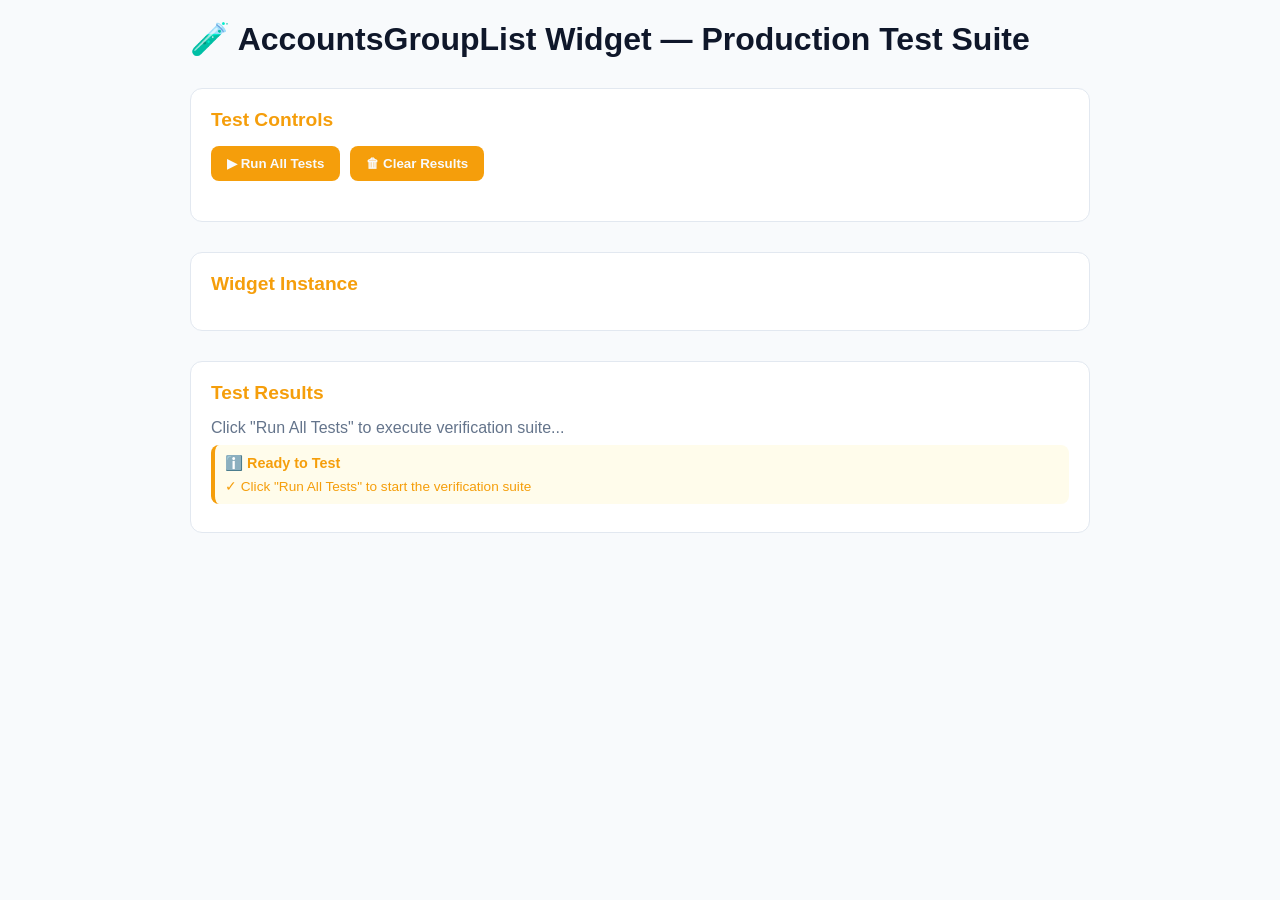
<file: test_accounts_widget.html>
<!DOCTYPE html>
<html lang="en">
<head>
  <meta charset="UTF-8">
  <meta name="viewport" content="width=device-width, initial-scale=1.0">
  <title>AccountsGroupList Widget — Production Test Suite</title>
  <link rel="stylesheet" href="css/theme.css">
  <style>
    body { padding: 20px; }
    .test-section { margin: 30px 0; padding: 20px; background: var(--bg-card); border-radius: 12px; border: 1px solid var(--border); }
    .test-title { font-size: 1.2rem; font-weight: 700; margin-bottom: 15px; color: var(--gold); }
    .test-result { padding: 10px; margin: 8px 0; border-radius: 8px; font-size: 0.9rem; }
    .pass { background: rgba(76,175,80,0.15); color: var(--success); border-left: 4px solid var(--success); }
    .fail { background: rgba(244,67,54,0.15); color: var(--danger); border-left: 4px solid var(--danger); }
    .info { background: rgba(255,215,0,0.08); color: var(--gold); border-left: 4px solid var(--gold); }
    .test-controls { display: flex; gap: 10px; flex-wrap: wrap; margin-bottom: 20px; }
    .test-btn { padding: 10px 16px; background: var(--gold); color: var(--bg-deep); border: none; border-radius: 8px; cursor: pointer; font-weight: 600; }
    .test-btn:hover { opacity: 0.9; }
    code { background: var(--bg-card2); padding: 2px 6px; border-radius: 4px; font-size: 0.85rem; }
  </style>
</head>
<body>
  <div style="max-width: 900px; margin: 0 auto;">
    <h1>🧪 AccountsGroupList Widget — Production Test Suite</h1>

    <div class="test-section">
      <div class="test-title">Test Controls</div>
      <div class="test-controls">
        <button class="test-btn" onclick="runAllTests()">▶ Run All Tests</button>
        <button class="test-btn" onclick="clearResults()">🗑 Clear Results</button>
      </div>
    </div>

    <!-- Widget Container -->
    <div class="test-section">
      <div class="test-title">Widget Instance</div>
      <div id="accountsList"></div>
    </div>

    <!-- Test Results -->
    <div class="test-section">
      <div class="test-title">Test Results</div>
      <div id="testResults">
        <p style="color: var(--text-muted);">Click "Run All Tests" to execute verification suite...</p>
      </div>
    </div>
  </div>

  <script src="js/widgets/accountsGroupList.js"></script>
  <script>
    // ==================== TEST DATA ====================
    const TEST_ACCOUNTS = [
      // Mumbai (4 accounts)
      { id: '1', name: 'Rajesh Patel',  phone: '9876543210', city: 'Mumbai' },
      { id: '2', name: 'Priya Kumar',   phone: '9876543211', city: 'Mumbai' },
      { id: '3', name: 'Amit Singh',    phone: '9876543212', city: 'Mumbai' },
      { id: '4', name: 'Deepak Verma',  phone: '9876543213', city: 'Mumbai' },

      // Delhi (3 accounts)
      { id: '5', name: 'Neha Gupta',    phone: '9876543214', city: 'Delhi' },
      { id: '6', name: 'Rohit Sharma',  phone: '9876543215', city: 'Delhi' },
      { id: '7', name: 'Sneha Mishra',  phone: '9876543216', city: 'Delhi' },

      // Bangalore (2 accounts)
      { id: '8', name: 'Arjun Nair',    phone: '9876543217', city: 'Bangalore' },
      { id: '9', name: 'Kavya Desai',   phone: '9876543218', city: 'Bangalore' },

      // Unknown city (missing city field)
      { id: '10', name: 'Unknown City Person', phone: '9876543219' },

      // Edge cases
      { id: '11', name: 'Person With Missing Phone', city: 'Mumbai' },
      { id: '12', phone: '9876543220', city: 'Delhi' }, // Missing name
    ];

    let testLog = [];

    function log(level, message) {
      testLog.push({ level, message });
      console.log(`[${level}] ${message}`);
    }

    function addResult(passed, title, details) {
      const resultDiv = document.getElementById('testResults');
      resultDiv.innerHTML += `
        <div class="test-result ${passed ? 'pass' : 'fail'}">
          <strong>${passed ? '✅' : '❌'} ${title}</strong>
          <div style="margin-top:6px;font-size:0.85rem;white-space:pre-wrap;">${details}</div>
        </div>
      `;
    }

    function infoResult(title, details) {
      document.getElementById('testResults').innerHTML += `
        <div class="test-result info">
          <strong>ℹ️ ${title}</strong>
          <div style="margin-top:6px;font-size:0.85rem;">${details}</div>
        </div>
      `;
    }

    // ==================== HELPER ====================

    function expandCity(city) {
      const header = document.querySelector(`.accounts-city-header[data-toggle-city="${city}"]`);
      if (header) header.click();
    }

    function getSearchInput(city) {
      return document.getElementById(`accountsSearchInput_${city}`);
    }

    // ==================== TESTS ====================

    // TEST 1: Collapsed state shows no search bar and max 3 items
    function test1_CollapsedState(callback) {
      log('TEST', '1. Collapsed State — 3 items max, no search bar');

      AccountsGroupList.init('accountsList', TEST_ACCOUNTS);

      setTimeout(() => {
        const cityGroups = document.querySelectorAll('.accounts-city-group');
        let allPass = true;
        let details = '';

        cityGroups.forEach(group => {
          const city       = group.getAttribute('data-city');
          const items      = group.querySelectorAll('.accounts-item');
          const searchBar  = group.querySelector('.accounts-search-box');
          const icon       = group.querySelector('.accounts-toggle-icon');
          const isCollapsed = icon.textContent === '▼';

          if (!isCollapsed) { details += `✗ ${city}: Not collapsed by default\n`; allPass = false; }
          else               { details += `✓ ${city}: Collapsed (icon=▼)\n`; }

          if (searchBar)     { details += `✗ ${city}: Search bar visible in collapsed state\n`; allPass = false; }
          else               { details += `✓ ${city}: No search bar in collapsed state\n`; }

          if (items.length > 3) { details += `✗ ${city}: Shows ${items.length} items (max 3 allowed)\n`; allPass = false; }
          else                   { details += `✓ ${city}: Shows ${items.length} item(s) (≤3 ✓)\n`; }
        });

        addResult(allPass, 'Test 1: Collapsed State (no search, ≤3 items)', details);
        log(allPass ? 'PASS' : 'FAIL', 'Collapsed state verified');
        if (callback) callback();
      }, 100);
    }

    // TEST 2: Expanded state shows ALL items + search bar
    function test2_ExpandedState(callback) {
      log('TEST', '2. Expanded State — all items + search bar visible');

      AccountsGroupList.init('accountsList', TEST_ACCOUNTS);

      // Expand Mumbai (has 5 accounts: 4 + Missing Phone edge case)
      expandCity('Mumbai');

      setTimeout(() => {
        const group     = document.querySelector('.accounts-city-group[data-city="Mumbai"]');
        const items     = group.querySelectorAll('.accounts-item');
        const searchBar = group.querySelector('.accounts-search-box');
        const icon      = group.querySelector('.accounts-toggle-icon');
        const isExpanded = icon.textContent === '▲';

        const totalMumbai = TEST_ACCOUNTS.filter(a => a.city === 'Mumbai').length;
        let details = '';
        let pass = true;

        if (!isExpanded)          { details += '✗ City did not expand\n'; pass = false; }
        else                       { details += '✓ City expanded (icon=▲)\n'; }

        if (!searchBar)            { details += '✗ Search bar missing in expanded state\n'; pass = false; }
        else                       { details += '✓ Search bar present in expanded state\n'; }

        if (items.length !== totalMumbai) { details += `✗ Shows ${items.length} of ${totalMumbai} accounts\n`; pass = false; }
        else                              { details += `✓ Shows all ${items.length} accounts\n`; }

        addResult(pass, 'Test 2: Expanded State (all items + search bar)', details);
        log(pass ? 'PASS' : 'FAIL', 'Expanded state verified');
        if (callback) callback();
      }, 150);
    }

    // TEST 3: Per-city search filters by name (case-insensitive)
    function test3_PerCitySearch(callback) {
      log('TEST', '3. Per-City Search — filter by name, case-insensitive');

      AccountsGroupList.init('accountsList', TEST_ACCOUNTS);
      expandCity('Delhi');

      setTimeout(() => {
        const input = getSearchInput('Delhi');
        if (!input) {
          addResult(false, 'Test 3: Per-City Search', '✗ Search input not found for Delhi');
          if (callback) callback(); return;
        }

        input.value = 'neha';
        input.dispatchEvent(new Event('input'));

        // Wait for 300ms debounce + render
        setTimeout(() => {
          const group   = document.querySelector('.accounts-city-group[data-city="Delhi"]');
          const items   = group.querySelectorAll('.accounts-item-name');
          const names   = Array.from(items).map(n => n.textContent.toLowerCase());
          const found   = names.some(n => n.includes('neha'));
          const onlyOne = items.length === 1;

          const details = found
            ? `✓ Found "${names.join(', ')}" when searching "neha"\n` + (onlyOne ? '✓ Only matching item shown' : `⚠ ${items.length} items shown (expected 1)`)
            : '✗ "neha" not found in filtered results';

          addResult(found, 'Test 3: Per-City Search (name, case-insensitive)', details);
          log(found ? 'PASS' : 'FAIL', 'Per-city search verified');
          if (callback) callback();
        }, 450);
      }, 150);
    }

    // TEST 4: Search by phone number
    function test4_PhoneSearch(callback) {
      log('TEST', '4. Per-City Phone Search');

      AccountsGroupList.init('accountsList', TEST_ACCOUNTS);
      expandCity('Mumbai');

      setTimeout(() => {
        const input = getSearchInput('Mumbai');
        if (!input) {
          addResult(false, 'Test 4: Phone Search', '✗ Search input missing for Mumbai');
          if (callback) callback(); return;
        }

        input.value = '9876543213'; // Deepak Verma's phone
        input.dispatchEvent(new Event('input'));

        setTimeout(() => {
          const group = document.querySelector('.accounts-city-group[data-city="Mumbai"]');
          const items = group.querySelectorAll('.accounts-item-name');
          const found = Array.from(items).some(n => n.textContent.includes('Deepak'));

          addResult(found, 'Test 4: Phone Number Search',
            found ? '✓ Found correct account by phone number' : '✗ Phone search failed');
          log(found ? 'PASS' : 'FAIL', 'Phone search verified');
          if (callback) callback();
        }, 450);
      }, 150);
    }

    // TEST 5: Other cities unaffected when one city is searched
    function test5_IsolatedSearch(callback) {
      log('TEST', '5. Isolated Search — other cities unaffected');

      AccountsGroupList.init('accountsList', TEST_ACCOUNTS);
      expandCity('Delhi');

      setTimeout(() => {
        const delhiInput = getSearchInput('Delhi');
        delhiInput.value = 'neha';
        delhiInput.dispatchEvent(new Event('input'));

        setTimeout(() => {
          // Mumbai should still be collapsed and untouched
          const mumbaiGroup    = document.querySelector('.accounts-city-group[data-city="Mumbai"]');
          const mumbaiExpanded = mumbaiGroup.querySelector('.accounts-toggle-icon').textContent === '▲';
          const mumbaiSearch   = mumbaiGroup.querySelector('.accounts-search-box');

          let details = '';
          let pass = true;

          if (mumbaiExpanded)   { details += '✗ Mumbai expanded unexpectedly\n'; pass = false; }
          else                   { details += '✓ Mumbai still collapsed\n'; }

          if (mumbaiSearch)      { details += '✗ Mumbai showing search bar (should be hidden)\n'; pass = false; }
          else                   { details += '✓ Mumbai — no search bar (correct)\n'; }

          addResult(pass, 'Test 5: Isolated Search (other cities unaffected)', details);
          log(pass ? 'PASS' : 'FAIL', 'Isolation verified');
          if (callback) callback();
        }, 450);
      }, 150);
    }

    // TEST 6: Collapse hides search and clears query
    function test6_CollapseHidesSearch(callback) {
      log('TEST', '6. Collapse — hides search bar');

      AccountsGroupList.init('accountsList', TEST_ACCOUNTS);
      expandCity('Bangalore');

      setTimeout(() => {
        const searchVisible = !!document.querySelector('.accounts-city-group[data-city="Bangalore"] .accounts-search-box');

        // Now collapse
        expandCity('Bangalore');

        setTimeout(() => {
          const searchNowHidden = !document.querySelector('.accounts-city-group[data-city="Bangalore"] .accounts-search-box');
          const itemCount       = document.querySelectorAll('.accounts-city-group[data-city="Bangalore"] .accounts-item').length;
          const totalBangalore  = TEST_ACCOUNTS.filter(a => a.city === 'Bangalore').length;

          let details = '';
          let pass = true;

          if (!searchVisible)   { details += '✗ Search bar was not present when expanded\n'; pass = false; }
          else                   { details += '✓ Search bar was visible when expanded\n'; }

          if (!searchNowHidden)  { details += '✗ Search bar still visible after collapse\n'; pass = false; }
          else                   { details += '✓ Search bar hidden after collapse\n'; }

          details += `✓ Shows ${itemCount} of ${totalBangalore} accounts (collapsed slice)\n`;

          addResult(pass, 'Test 6: Collapse Hides Search', details);
          log(pass ? 'PASS' : 'FAIL', 'Collapse hide verified');
          if (callback) callback();
        }, 150);
      }, 150);
    }

    // TEST 7: Grouping — Unknown city fallback + correct group count
    function test7_Grouping(callback) {
      log('TEST', '7. Grouping by City (Unknown fallback)');

      AccountsGroupList.init('accountsList', TEST_ACCOUNTS);

      setTimeout(() => {
        const cityGroups  = document.querySelectorAll('.accounts-city-group');
        const cities      = Array.from(cityGroups).map(g => g.getAttribute('data-city'));
        const hasUnknown  = cities.includes('Unknown');
        const uniqueCount = new Set(cities).size;

        addResult(
          hasUnknown && uniqueCount === 4,
          'Test 7: Grouping by City',
          `✓ Found ${uniqueCount} groups: ${cities.join(', ')}\n` +
          `✓ Unknown fallback: ${hasUnknown ? 'YES' : 'NO'}`
        );
        log('PASS', 'City grouping verified');
        if (callback) callback();
      }, 100);
    }

    // TEST 8: Edge cases — missing name/phone rendered safely
    function test8_EdgeCases(callback) {
      log('TEST', '8. Edge Cases (missing name/phone, unknown city)');

      AccountsGroupList.init('accountsList', TEST_ACCOUNTS);

      setTimeout(() => {
        // Expand all cities to see all items
        document.querySelectorAll('.accounts-city-header').forEach(h => h.click());

        setTimeout(() => {
          const items   = document.querySelectorAll('.accounts-item');
          let details   = '';
          let noCrash   = true;

          items.forEach(item => {
            const name  = item.querySelector('.accounts-item-name')?.textContent;
            const phone = item.querySelector('.accounts-item-phone')?.textContent;
            if (!name)   { details += '✗ Empty account name element\n'; noCrash = false; }
            if (!phone)  { details += '✗ Empty phone element\n'; }
          });

          const hasUnknown = !!document.querySelector('[data-city="Unknown"]');
          details += `✓ Unknown city handled: ${hasUnknown ? 'YES' : 'NO'}\n`;
          details += `✓ Total items rendered: ${items.length}\n`;
          details += noCrash ? '✓ No crashes during render\n' : '';

          addResult(noCrash && hasUnknown, 'Test 8: Edge Cases', details);
          log('PASS', 'Edge cases handled safely');
          if (callback) callback();
        }, 200);
      }, 100);
    }

    // TEST 9: "No accounts found" shown when search has no results
    function test9_NoResults(callback) {
      log('TEST', '9. Empty Search Result — shows "No accounts found"');

      AccountsGroupList.init('accountsList', TEST_ACCOUNTS);
      expandCity('Delhi');

      setTimeout(() => {
        const input = getSearchInput('Delhi');
        input.value = 'xyzxyzxyz_NOT_FOUND';
        input.dispatchEvent(new Event('input'));

        setTimeout(() => {
          const group   = document.querySelector('.accounts-city-group[data-city="Delhi"]');
          const empty   = group.querySelector('.accounts-empty');
          const items   = group.querySelectorAll('.accounts-item');

          const pass = !!empty && items.length === 0;
          addResult(pass, 'Test 9: No Results Message',
            pass
              ? '✓ "No accounts found" shown when search yields no results'
              : `✗ Empty state missing (items=${items.length}, emptyEl=${!!empty})`
          );
          log(pass ? 'PASS' : 'FAIL', 'Empty result state verified');
          if (callback) callback();
        }, 450);
      }, 150);
    }

    // TEST 10: Security — XSS prevention
    function test10_Security(callback) {
      log('TEST', '10. Security — XSS Prevention');

      // NOTE: Use \x3c / \x3e instead of < / > to avoid HTML parser closing the script block
      const xssTest = [
        { id: '101', name: '\x3cscript\x3ealert("xss")\x3c/script\x3e', phone: '9999999999', city: 'Test' },
        { id: '102', name: 'Safe', phone: '9999999998', city: '\x3cimg src=x onerror=alert("xss")\x3e' }
      ];

      AccountsGroupList.init('accountsList', xssTest);

      setTimeout(() => {
        const rendered     = document.getElementById('accountsList').innerHTML;
        // Script tag check: look for unescaped < character before "script"
        const hasScriptTag = rendered.toLowerCase().indexOf('\x3cscript') !== -1;

        // Event handler check: parse rendered HTML in a temp doc and see if
        // any element actually has an event handler attribute set (real XSS).
        // Checking innerHTML string for "onerror=" would false-positive on
        // safely-escaped strings that appear inside data-* attribute text.
        let hasOnerror = false;
        try {
          const tempDoc = document.implementation.createHTMLDocument('');
          tempDoc.body.innerHTML = rendered;
          const allEls = tempDoc.body.querySelectorAll('*');
          allEls.forEach(el => {
            ['onerror','onclick','onload','onmouseover'].forEach(evt => {
              if (el.getAttribute(evt)) hasOnerror = true;
            });
          });
        } catch(e) { /* ignore parse errors */ }

        const isSafe = !hasScriptTag && !hasOnerror;

        addResult(isSafe, 'Test 10: Security (XSS Prevention)',
          `✓ Script tags escaped: ${!hasScriptTag ? 'YES (SAFE)' : 'NO (UNSAFE)'}\n` +
          `✓ Event handlers in DOM: ${!hasOnerror ? 'NONE (SAFE)' : 'FOUND (UNSAFE)'}`
        );
        log(isSafe ? 'PASS' : 'FAIL', 'XSS security verified');

        // Restore test data
        setTimeout(() => {
          AccountsGroupList.init('accountsList', TEST_ACCOUNTS);
          if (callback) callback();
        }, 50);
      }, 100);
    }

    // ==================== RUNNER ====================

    function runAllTests() {
      document.getElementById('testResults').innerHTML = '';
      testLog = [];
      log('INFO', '========== STARTING PRODUCTION TEST SUITE ==========');
      infoResult('Test Suite Started', '⏱️ Running 10 comprehensive verification tests…');

      setTimeout(() => {
        test1_CollapsedState(() => {
          test2_ExpandedState(() => {
            test3_PerCitySearch(() => {
              test4_PhoneSearch(() => {
                test5_IsolatedSearch(() => {
                  test6_CollapseHidesSearch(() => {
                    test7_Grouping(() => {
                      test8_EdgeCases(() => {
                        test9_NoResults(() => {
                          test10_Security(() => {
                            infoResult('Test Suite Completed', '✓ All 10 tests executed. Review results above.');
                            log('INFO', '========== TEST SUITE COMPLETE ==========');
                          });
                        });
                      });
                    });
                  });
                });
              });
            });
          });
        });
      }, 500);
    }

    function clearResults() {
      document.getElementById('testResults').innerHTML =
        '<p style="color:var(--text-muted);">Results cleared. Click "Run All Tests" to start again…</p>';
      testLog = [];
    }

    window.addEventListener('load', () => {
      log('INFO', 'Page loaded. Test suite ready.');
      infoResult('Ready to Test', '✓ Click "Run All Tests" to start the verification suite');
    });
  </script>
</body>
</html>
</file>
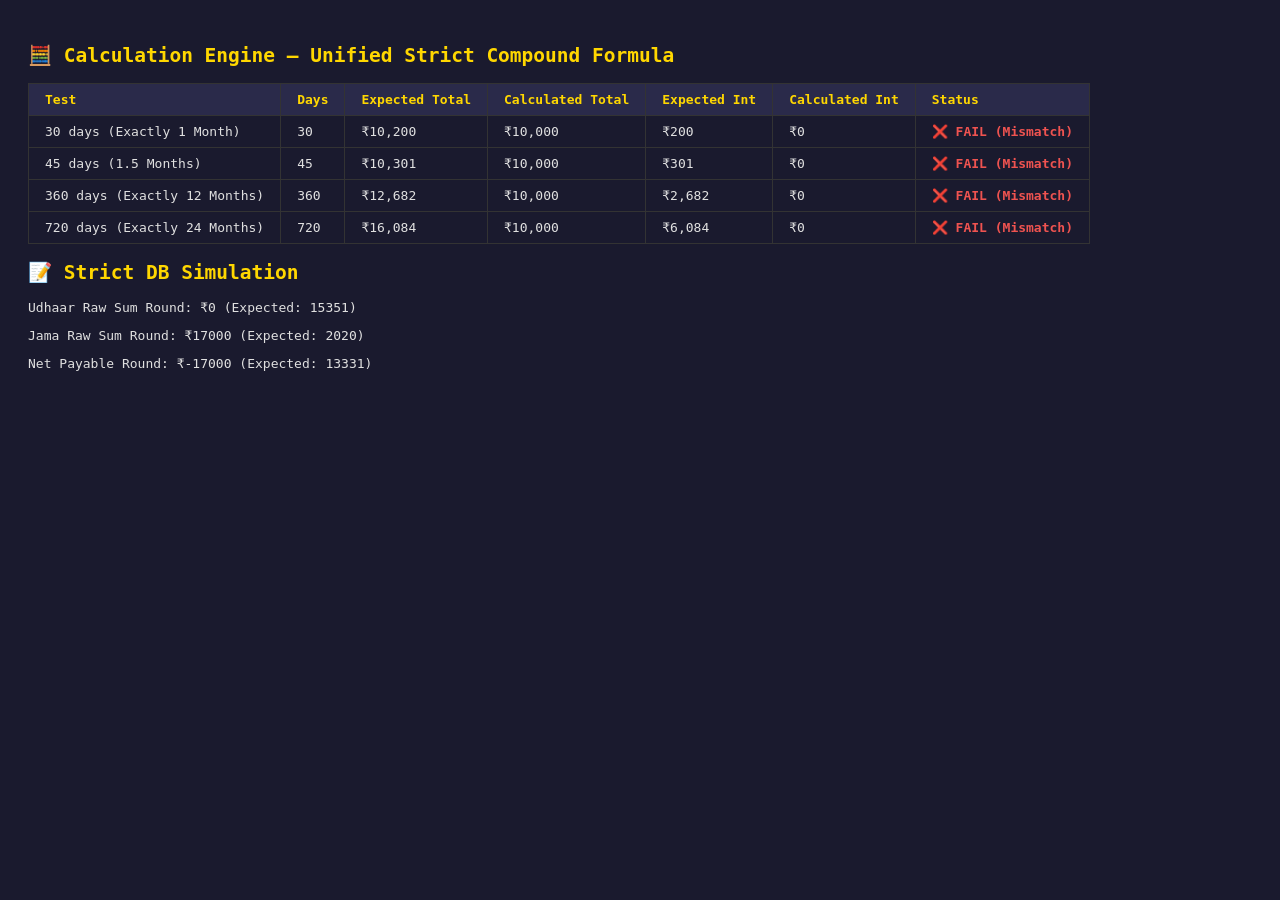
<file: test_calc.html>
<!DOCTYPE html>
<html>
<head>
  <meta charset="UTF-8">
  <title>Calculation Verification Tests</title>
  <script src="js/utils/interestCalculator.js"></script>
  <style>
    body { font-family: monospace; padding: 20px; background: #1a1a2e; color: #e0e0e0; }
    .pass { color: #4caf50; font-weight: bold; }
    .fail { color: #ef5350; font-weight: bold; }
    h2 { color: #ffd700; }
    table { border-collapse: collapse; margin-top: 10px; }
    td, th { padding: 8px 16px; border: 1px solid #333; text-align: left; }
    th { background: #2a2a4a; color: #ffd700; }
  </style>
</head>
<body>
  <h2>🧮 Calculation Engine — Unified Strict Compound Formula</h2>
  <div id="results"></div>
  <script>
    const P = 10000;
    const R = 2;

    // Formula: A = P * (1 + 2/100)^(days/30)
    // 30 days -> power of 1
    // 10000 * 1.02 = 10200
    // 45 days -> power of 1.5
    // 10000 * (1.02)^1.5 = 10000 * 1.0301495 = 10301.495 -> 10301

    const tests = [
      { label: '30 days (Exactly 1 Month)', days: 30, expectedTotal: 10200, expectedInterest: 200 },
      { label: '45 days (1.5 Months)', days: 45, expectedTotal: 10301, expectedInterest: 301 },
      { label: '360 days (Exactly 12 Months)', days: 360, expectedTotal: 12682, expectedInterest: 2682 },
      { label: '720 days (Exactly 24 Months)', days: 720, expectedTotal: 16084, expectedInterest: 6084 }
    ];

    let html = '<table><tr><th>Test</th><th>Days</th><th>Expected Total</th><th>Calculated Total</th><th>Expected Int</th><th>Calculated Int</th><th>Status</th></tr>';

    tests.forEach(t => {
      const res = FinanceEngine.calculateEntry({
        principal: P,
        ratePerMonth: R,
        days: t.days
      });

      const totalDiff = Math.abs(res.total - t.expectedTotal);
      const intDiff = Math.abs(res.interest - t.expectedInterest);
      const pass = totalDiff === 0 && intDiff === 0;

      html += `<tr>
        <td>${t.label}</td>
        <td>${t.days}</td>
        <td>₹${t.expectedTotal.toLocaleString('en-IN')}</td>
        <td>₹${res.total.toLocaleString('en-IN')}</td>
        <td>₹${t.expectedInterest.toLocaleString('en-IN')}</td>
        <td>₹${res.interest.toLocaleString('en-IN')}</td>
        <td class="${pass ? 'pass' : 'fail'}">${pass ? '✅ EXACT MATCH' : '❌ FAIL (Mismatch)'}</td>
      </tr>`;
    });

    html += '</table>';
    
    html += '<h2>📝 Strict DB Simulation</h2>';
    const fakeEntries = [
        FinanceEngine.calculateEntry({ principal: 10000, ratePerMonth: 2, days: 30, type: 'UDHAAR' }),
        FinanceEngine.calculateEntry({ principal: 5000, ratePerMonth: 1.5, days: 60, type: 'UDHAAR' }), // 5000 * (1.015)^2 = 5000 * 1.030225 = 5151.125
        FinanceEngine.calculateEntry({ principal: 2000, ratePerMonth: 2, days: 15, type: 'JAMA' })     // 2000 * (1.02)^0.5 = 2000 * 1.00995 = 2019.9
    ];
    
    // Expected Sums:
    // Udhaar: 10200 + 5151.125 = 15351.125
    // Jama: 2019.9
    // Net Payable: 15351.125 - 2019.9 = 13331.225 -> round -> 13331
    // Udhaar Total rounded: 15351
    // Jama Total rounded: 2020
    
    const totals = FinanceEngine.calculateTotals(fakeEntries);
    html += `<p>Udhaar Raw Sum Round: ₹${totals.udhaarTotal} (Expected: 15351)</p>`;
    html += `<p>Jama Raw Sum Round: ₹${totals.jamaTotal} (Expected: 2020)</p>`;
    html += `<p>Net Payable Round: ₹${totals.netPayable} (Expected: 13331)</p>`;

    document.getElementById('results').innerHTML = html;
  </script>
</body>
</html>
</file>
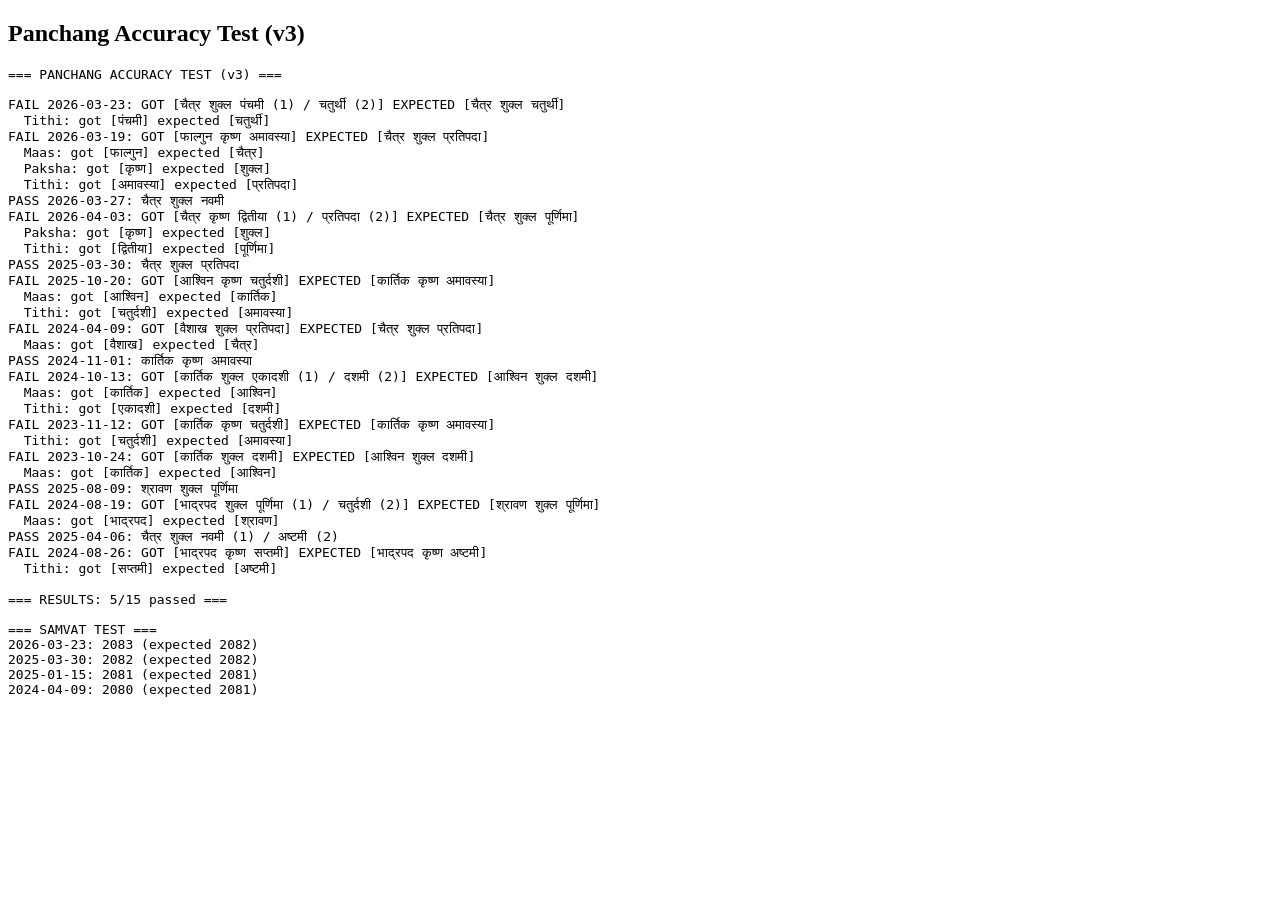
<file: test_panchang.html>
<!DOCTYPE html>
<html>
<head><meta charset="UTF-8"><title>Panchang Test v3</title></head>
<body>
<h2>Panchang Accuracy Test (v3)</h2>
<pre id="output">Running...</pre>
<script src="js/services/tithi.js?v=3"></script>
<script>
const tests = [
  ["2026-03-23", "चैत्र", "शुक्ल", "चतुर्थी"],
  ["2026-03-19", "चैत्र", "शुक्ल", "प्रतिपदा"],
  ["2026-03-27", "चैत्र", "शुक्ल", "नवमी"],
  ["2026-04-03", "चैत्र", "शुक्ल", "पूर्णिमा"],
  ["2025-03-30", "चैत्र", "शुक्ल", "प्रतिपदा"],
  ["2025-10-20", "कार्तिक", "कृष्ण", "अमावस्या"],
  ["2024-04-09", "चैत्र", "शुक्ल", "प्रतिपदा"],
  ["2024-11-01", "कार्तिक", "कृष्ण", "अमावस्या"],
  ["2024-10-13", "आश्विन", "शुक्ल", "दशमी"],
  ["2023-11-12", "कार्तिक", "कृष्ण", "अमावस्या"],
  ["2023-10-24", "आश्विन", "शुक्ल", "दशमी"],
  ["2025-08-09", "श्रावण", "शुक्ल", "पूर्णिमा"],
  ["2024-08-19", "श्रावण", "शुक्ल", "पूर्णिमा"],
  ["2025-04-06", "चैत्र", "शुक्ल", "नवमी"],
  ["2024-08-26", "भाद्रपद", "कृष्ण", "अष्टमी"],
];

let out = "=== PANCHANG ACCURACY TEST (v3) ===\n\n";
let pass = 0, fail = 0;

for (const [date, expMaas, expPaksha, expTithi] of tests) {
  const d = new Date(date + "T00:00:00+05:30");
  const result = TithiService.get(d);
  const parts = result.split(' ');
  const gotMaas = parts[0] || '';
  const gotPaksha = parts[1] || '';
  const gotTithi = parts[2] || '';

  const maasOk = gotMaas === expMaas;
  const pakshaOk = gotPaksha === expPaksha;
  const tithiOk = gotTithi === expTithi;
  const allOk = maasOk && pakshaOk && tithiOk;

  if (allOk) {
    pass++;
    out += "PASS " + date + ": " + result + "\n";
  } else {
    fail++;
    out += "FAIL " + date + ": GOT [" + result + "] EXPECTED [" + expMaas + " " + expPaksha + " " + expTithi + "]\n";
    if (!maasOk) out += "  Maas: got [" + gotMaas + "] expected [" + expMaas + "]\n";
    if (!pakshaOk) out += "  Paksha: got [" + gotPaksha + "] expected [" + expPaksha + "]\n";
    if (!tithiOk) out += "  Tithi: got [" + gotTithi + "] expected [" + expTithi + "]\n";
  }
}

out += "\n=== RESULTS: " + pass + "/" + (pass+fail) + " passed ===\n";

out += "\n=== SAMVAT TEST ===\n";
out += "2026-03-23: " + TithiService.getSamvat(new Date("2026-03-23T06:00:00+05:30")) + " (expected 2082)\n";
out += "2025-03-30: " + TithiService.getSamvat(new Date("2025-03-30T06:00:00+05:30")) + " (expected 2082)\n";
out += "2025-01-15: " + TithiService.getSamvat(new Date("2025-01-15T06:00:00+05:30")) + " (expected 2081)\n";
out += "2024-04-09: " + TithiService.getSamvat(new Date("2024-04-09T06:00:00+05:30")) + " (expected 2081)\n";

document.getElementById('output').textContent = out;
</script>
</body>
</html>
</file>
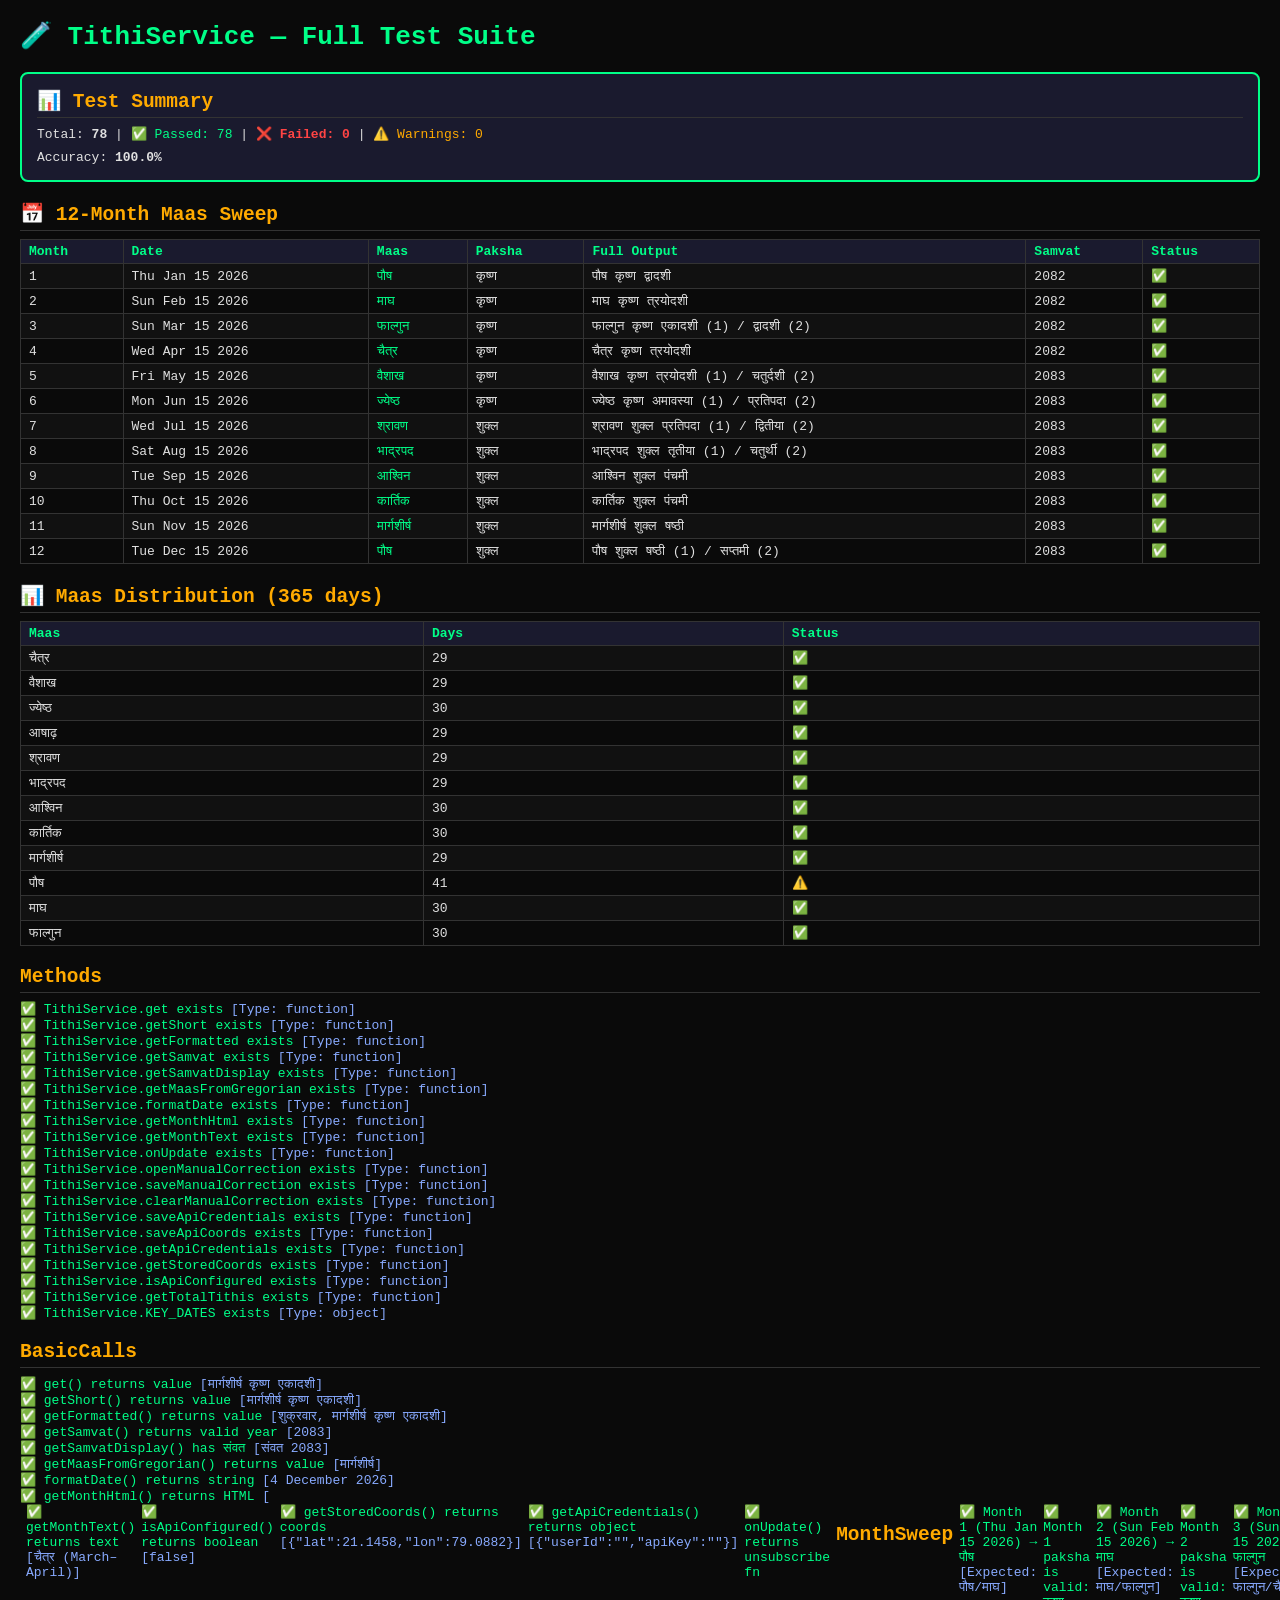
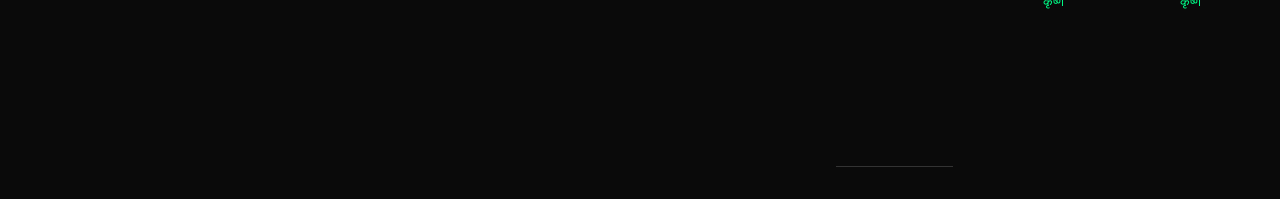
<file: test_tithi_full.html>
<!DOCTYPE html>
<html lang="en">
<head>
  <meta charset="UTF-8">
  <title>TithiService Full Test Suite</title>
  <style>
    * { margin: 0; padding: 0; box-sizing: border-box; }
    body { font-family: 'Courier New', monospace; background: #0a0a0a; color: #e0e0e0; padding: 20px; font-size: 13px; }
    h1 { color: #00ff88; margin-bottom: 10px; }
    h2 { color: #ffaa00; margin: 20px 0 8px; border-bottom: 1px solid #333; padding-bottom: 4px; }
    .pass { color: #00ff88; }
    .fail { color: #ff4444; font-weight: bold; }
    .warn { color: #ffaa00; }
    .info { color: #88aaff; }
    table { border-collapse: collapse; width: 100%; margin: 8px 0; }
    th, td { border: 1px solid #333; padding: 4px 8px; text-align: left; }
    th { background: #1a1a2e; color: #00ff88; }
    tr:nth-child(even) { background: #111; }
    #summary { background: #1a1a2e; padding: 15px; border-radius: 8px; margin: 20px 0; border: 2px solid #00ff88; }
    pre { background: #111; padding: 8px; border-radius: 4px; overflow-x: auto; margin: 4px 0; }
  </style>
  <!-- Load app dependencies in order -->
  <script>
    // Stub out missing globals that tithi.js might reference
    window.Toast = { show: function() {} };
    // Minimal CSS vars for manual correction popup
  </script>
  <script src="js/models.js"></script>
  <script src="js/services/tithi.js"></script>
</head>
<body>
  <h1>🧪 TithiService — Full Test Suite</h1>
  <div id="summary"></div>
  <div id="results"></div>

  <script>
    const results = [];
    let passed = 0, failed = 0, warnings = 0;

    function log(category, status, message, detail = '') {
      results.push({ category, status, message, detail });
      if (status === 'PASS') passed++;
      else if (status === 'FAIL') failed++;
      else warnings++;
    }

    function assert(category, condition, msg, detail = '') {
      if (condition) log(category, 'PASS', msg, detail);
      else log(category, 'FAIL', msg, detail);
    }

    // ═══════════════════════════════════════════════════
    // TEST 1: ALL METHODS EXIST
    // ═══════════════════════════════════════════════════
    const requiredMethods = [
      'get', 'getShort', 'getFormatted', 'getSamvat', 'getSamvatDisplay',
      'getMaasFromGregorian', 'formatDate', 'getMonthHtml', 'getMonthText',
      'onUpdate', 'openManualCorrection', 'saveManualCorrection', 'clearManualCorrection',
      'saveApiCredentials', 'saveApiCoords', 'getApiCredentials', 'getStoredCoords', 'isApiConfigured',
      'getTotalTithis', 'KEY_DATES'
    ];

    requiredMethods.forEach(m => {
      assert('Methods', typeof TithiService[m] !== 'undefined',
        `TithiService.${m} exists`,
        `Type: ${typeof TithiService[m]}`);
    });

    // ═══════════════════════════════════════════════════
    // TEST 2: BASIC METHOD CALLS (no crash)
    // ═══════════════════════════════════════════════════
    const today = new Date();

    try { const r = TithiService.get(today); assert('BasicCalls', r && r !== '---', 'get() returns value', r); }
    catch(e) { log('BasicCalls', 'FAIL', 'get() crashed', e.message); }

    try { const r = TithiService.getShort(today); assert('BasicCalls', r && r !== '---', 'getShort() returns value', r); }
    catch(e) { log('BasicCalls', 'FAIL', 'getShort() crashed', e.message); }

    try { const r = TithiService.getFormatted(today); assert('BasicCalls', !!r, 'getFormatted() returns value', r); }
    catch(e) { log('BasicCalls', 'FAIL', 'getFormatted() crashed', e.message); }

    try { const r = TithiService.getSamvat(today); assert('BasicCalls', r > 2000, 'getSamvat() returns valid year', r); }
    catch(e) { log('BasicCalls', 'FAIL', 'getSamvat() crashed', e.message); }

    try { const r = TithiService.getSamvatDisplay(today); assert('BasicCalls', r.includes('संवत'), 'getSamvatDisplay() has संवत', r); }
    catch(e) { log('BasicCalls', 'FAIL', 'getSamvatDisplay() crashed', e.message); }

    try { const r = TithiService.getMaasFromGregorian(today); assert('BasicCalls', !!r, 'getMaasFromGregorian() returns value', r); }
    catch(e) { log('BasicCalls', 'FAIL', 'getMaasFromGregorian() crashed', e.message); }

    try { const r = TithiService.formatDate(today); assert('BasicCalls', r.length > 5, 'formatDate() returns string', r); }
    catch(e) { log('BasicCalls', 'FAIL', 'formatDate() crashed', e.message); }

    try { const r = TithiService.getMonthHtml('चैत्र शुक्ल प्रतिपदा'); assert('BasicCalls', r.includes('tithi-chip'), 'getMonthHtml() returns HTML', r.substring(0,60)); }
    catch(e) { log('BasicCalls', 'FAIL', 'getMonthHtml() crashed', e.message); }

    try { const r = TithiService.getMonthText('चैत्र शुक्ल प्रतिपदा'); assert('BasicCalls', !!r, 'getMonthText() returns text', r); }
    catch(e) { log('BasicCalls', 'FAIL', 'getMonthText() crashed', e.message); }

    try { const r = TithiService.isApiConfigured(); assert('BasicCalls', typeof r === 'boolean', 'isApiConfigured() returns boolean', String(r)); }
    catch(e) { log('BasicCalls', 'FAIL', 'isApiConfigured() crashed', e.message); }

    try { const r = TithiService.getStoredCoords(); assert('BasicCalls', r.lat && r.lon, 'getStoredCoords() returns coords', JSON.stringify(r)); }
    catch(e) { log('BasicCalls', 'FAIL', 'getStoredCoords() crashed', e.message); }

    try { const r = TithiService.getApiCredentials(); assert('BasicCalls', typeof r === 'object', 'getApiCredentials() returns object', JSON.stringify(r)); }
    catch(e) { log('BasicCalls', 'FAIL', 'getApiCredentials() crashed', e.message); }

    try { const unsub = TithiService.onUpdate(() => {}); assert('BasicCalls', typeof unsub === 'function', 'onUpdate() returns unsubscribe fn'); unsub(); }
    catch(e) { log('BasicCalls', 'FAIL', 'onUpdate() crashed', e.message); }

    // ═══════════════════════════════════════════════════
    // TEST 3: 12-MONTH SWEEP (Month Shift Detection)
    // ═══════════════════════════════════════════════════
    const VALID_MAAS = ['चैत्र','वैशाख','ज्येष्ठ','आषाढ़','श्रावण','भाद्रपद',
                        'आश्विन','कार्तिक','मार्गशीर्ष','पौष','माघ','फाल्गुन'];
    const VALID_PAKSHA = ['शुक्ल', 'कृष्ण'];
    const VALID_TITHI = ['प्रतिपदा','द्वितीया','तृतीया','चतुर्थी','पंचमी',
                         'षष्ठी','सप्तमी','अष्टमी','नवमी','दशमी',
                         'एकादशी','द्वादशी','त्रयोदशी','चतुर्दशी','पूर्णिमा','अमावस्या'];

    // Expected approximate maas for mid-month dates (±1 maas is acceptable)
    const MONTH_EXPECTED = {
      0:  ['पौष', 'माघ'],           // Jan 15
      1:  ['माघ', 'फाल्गुन'],       // Feb 15
      2:  ['फाल्गुन', 'चैत्र'],     // Mar 15
      3:  ['चैत्र', 'वैशाख'],       // Apr 15
      4:  ['वैशाख', 'ज्येष्ठ'],     // May 15
      5:  ['ज्येष्ठ', 'आषाढ़'],     // Jun 15
      6:  ['आषाढ़', 'श्रावण'],      // Jul 15
      7:  ['श्रावण', 'भाद्रपद'],    // Aug 15
      8:  ['भाद्रपद', 'आश्विन'],   // Sep 15
      9:  ['आश्विन', 'कार्तिक'],   // Oct 15
      10: ['कार्तिक', 'मार्गशीर्ष'], // Nov 15
      11: ['मार्गशीर्ष', 'पौष'],    // Dec 15
    };

    const monthSweepData = [];
    for (let m = 0; m < 12; m++) {
      const d = new Date(2026, m, 15, 12, 0, 0);
      const tithiStr = TithiService.get(d);
      const samvat = TithiService.getSamvat(d);
      const parts = tithiStr.split(' ');
      const maas = parts[0] || '';
      const paksha = parts[1] || '';
      
      const expectedMaas = MONTH_EXPECTED[m];
      const maasOk = expectedMaas.includes(maas);
      const pakshaOk = VALID_PAKSHA.includes(paksha);

      monthSweepData.push({ month: m+1, date: d.toDateString(), maas, paksha, tithiStr, samvat, maasOk, pakshaOk });

      if (maasOk) {
        log('MonthSweep', 'PASS', `Month ${m+1} (${d.toDateString()}) → ${maas}`, `Expected: ${expectedMaas.join('/')}`);
      } else {
        log('MonthSweep', 'FAIL', `Month ${m+1} (${d.toDateString()}) → ${maas} ❌`, `Expected: ${expectedMaas.join('/')}, Got full: ${tithiStr}`);
      }

      assert('MonthSweep', pakshaOk, `Month ${m+1} paksha is valid: ${paksha}`);
    }

    // ═══════════════════════════════════════════════════
    // TEST 4: CONSISTENCY (same date = same result)
    // ═══════════════════════════════════════════════════
    const consistencyDate = new Date(2026, 3, 10, 14, 30, 0);
    const r1 = TithiService.get(consistencyDate);
    const r2 = TithiService.get(consistencyDate);
    const r3 = TithiService.get(consistencyDate);
    assert('Consistency', r1 === r2 && r2 === r3, 'Same date returns same result 3x', `"${r1}"`);

    const s1 = TithiService.getSamvat(consistencyDate);
    const s2 = TithiService.getSamvat(consistencyDate);
    assert('Consistency', s1 === s2, 'getSamvat consistent', `${s1} === ${s2}`);

    // ═══════════════════════════════════════════════════
    // TEST 5: EDGE CASES (Amavasya / Purnima transitions)
    // ═══════════════════════════════════════════════════
    // Test dates near known astronomical events in 2026
    const edgeDates = [
      // Near full moons (Purnima) 2026
      { date: new Date(2026, 0, 13), label: 'Near Purnima Jan 2026' },
      { date: new Date(2026, 1, 12), label: 'Near Purnima Feb 2026' },
      { date: new Date(2026, 2, 14), label: 'Near Purnima Mar 2026' },
      // Near new moons (Amavasya) 2026
      { date: new Date(2026, 0, 29), label: 'Near Amavasya Jan 2026' },
      { date: new Date(2026, 1, 27), label: 'Near Amavasya Feb 2026' },
      { date: new Date(2026, 2, 29), label: 'Near Amavasya Mar 2026' },
    ];

    edgeDates.forEach(({ date, label }) => {
      try {
        const r = TithiService.get(date);
        const valid = r && r !== '---' && !r.includes('undefined');
        assert('EdgeCases', valid, `${label}: ${r}`, date.toDateString());
      } catch(e) {
        log('EdgeCases', 'FAIL', `${label} CRASHED`, e.message);
      }
    });

    // ═══════════════════════════════════════════════════
    // TEST 6: SAMVAT VALIDATION
    // ═══════════════════════════════════════════════════
    // Vikram Samvat 2083 for most of 2026 (after Chaitra Shukla 1)
    const samvatTests = [
      { date: new Date(2026, 0, 15), expected: [2082, 2083], label: 'Jan 2026' },
      { date: new Date(2026, 1, 15), expected: [2082, 2083], label: 'Feb 2026' },
      { date: new Date(2026, 5, 15), expected: [2083],       label: 'Jun 2026' },
      { date: new Date(2026, 9, 15), expected: [2083],       label: 'Oct 2026' },
      { date: new Date(2026, 11, 15), expected: [2083],      label: 'Dec 2026' },
    ];

    samvatTests.forEach(({ date, expected, label }) => {
      const s = TithiService.getSamvat(date);
      const ok = expected.includes(s);
      assert('Samvat', ok, `${label}: Samvat ${s}`, `Expected: ${expected.join('/')}`);
    });

    // ═══════════════════════════════════════════════════
    // TEST 7: DUAL TITHI DETECTION
    // ═══════════════════════════════════════════════════
    // Check multiple dates for valid dual tithi format
    let dualFound = false;
    for (let day = 1; day <= 30; day++) {
      const d = new Date(2026, 3, day, 18, 0, 0); // evening times more likely dual
      const r = TithiService.get(d);
      if (r.includes('(1)') && r.includes('(2)')) {
        dualFound = true;
        log('DualTithi', 'PASS', `Dual tithi detected on Apr ${day}`, r);
        break;
      }
    }
    if (!dualFound) {
      // Try more months
      for (let m = 0; m < 12 && !dualFound; m++) {
        for (let day = 1; day <= 28; day += 3) {
          const d = new Date(2026, m, day, 20, 0, 0);
          const r = TithiService.get(d);
          if (r.includes('(1)') && r.includes('(2)')) {
            dualFound = true;
            log('DualTithi', 'PASS', `Dual tithi found on ${d.toDateString()}`, r);
            break;
          }
        }
      }
    }
    if (!dualFound) {
      log('DualTithi', 'WARN', 'No dual tithi detected in scan (may be timing-dependent)');
    }

    // ═══════════════════════════════════════════════════
    // TEST 8: IST TIMEZONE HANDLING
    // ═══════════════════════════════════════════════════
    // Same date at different hours should give same tithi (sunrise-based)
    const istDate1 = new Date(2026, 3, 10, 8, 0, 0);  // 8 AM
    const istDate2 = new Date(2026, 3, 10, 14, 0, 0); // 2 PM
    const istDate3 = new Date(2026, 3, 10, 22, 0, 0); // 10 PM

    const istR1 = TithiService.get(istDate1);
    const istR2 = TithiService.get(istDate2);
    // Note: istR3 might differ due to dual tithi, but base tithi should match
    const baseMatch = istR1.split(' ').slice(0,2).join(' ') === istR2.split(' ').slice(0,2).join(' ');
    assert('IST', baseMatch, 'Same date 8AM vs 2PM → same base tithi', `8AM: ${istR1} | 2PM: ${istR2}`);

    // ═══════════════════════════════════════════════════
    // TEST 9: NO CRASHES ON EXTREME DATES
    // ═══════════════════════════════════════════════════
    const extremeDates = [
      new Date(2020, 0, 1),
      new Date(2025, 11, 31),
      new Date(2030, 6, 15),
      new Date(2000, 5, 21),
    ];
    extremeDates.forEach(d => {
      try {
        const r = TithiService.get(d);
        assert('Robustness', r && r !== '---', `No crash: ${d.toDateString()}`, r);
      } catch(e) {
        log('Robustness', 'FAIL', `Crash on ${d.toDateString()}`, e.message);
      }
    });

    // ═══════════════════════════════════════════════════
    // TEST 10: FULL 365-DAY SWEEP (no undefined/crash)
    // ═══════════════════════════════════════════════════
    let sweepFails = 0;
    let sweepUndefined = 0;
    const maasDistribution = {};

    for (let day = 0; day < 365; day++) {
      const d = new Date(2026, 0, 1 + day, 12, 0, 0);
      try {
        const r = TithiService.get(d);
        if (!r || r === '---' || r.includes('undefined')) {
          sweepFails++;
        }
        const maas = r.split(' ')[0];
        maasDistribution[maas] = (maasDistribution[maas] || 0) + 1;
      } catch(e) {
        sweepFails++;
      }
    }

    assert('YearSweep', sweepFails === 0, `365-day sweep: ${365-sweepFails}/365 valid`, `${sweepFails} failures`);

    // Check maas distribution — each Hindu month should appear ~28-32 days
    const maasKeys = Object.keys(maasDistribution);
    assert('YearSweep', maasKeys.length >= 11, `${maasKeys.length} unique maas found in year`, JSON.stringify(maasDistribution));

    // ═══════════════════════════════════════════════════
    // RENDER RESULTS
    // ═══════════════════════════════════════════════════
    const summaryEl = document.getElementById('summary');
    const total = passed + failed + warnings;
    summaryEl.innerHTML = `
      <h2 style="margin-top:0;">📊 Test Summary</h2>
      <div>Total: <strong>${total}</strong> | 
      <span class="pass">✅ Passed: ${passed}</span> | 
      <span class="fail">❌ Failed: ${failed}</span> | 
      <span class="warn">⚠️ Warnings: ${warnings}</span></div>
      <div style="margin-top:8px;">Accuracy: <strong>${total > 0 ? ((passed/total)*100).toFixed(1) : 0}%</strong></div>
    `;

    // Group results by category
    const categories = {};
    results.forEach(r => {
      if (!categories[r.category]) categories[r.category] = [];
      categories[r.category].push(r);
    });

    let html = '';

    // Month sweep table
    html += '<h2>📅 12-Month Maas Sweep</h2>';
    html += '<table><tr><th>Month</th><th>Date</th><th>Maas</th><th>Paksha</th><th>Full Output</th><th>Samvat</th><th>Status</th></tr>';
    monthSweepData.forEach(row => {
      const cls = row.maasOk ? 'pass' : 'fail';
      html += `<tr><td>${row.month}</td><td>${row.date}</td><td class="${cls}">${row.maas}</td><td>${row.paksha}</td><td>${row.tithiStr}</td><td>${row.samvat}</td><td class="${cls}">${row.maasOk ? '✅' : '❌'}</td></tr>`;
    });
    html += '</table>';

    // Maas distribution
    html += '<h2>📊 Maas Distribution (365 days)</h2>';
    html += '<table><tr><th>Maas</th><th>Days</th><th>Status</th></tr>';
    Object.entries(maasDistribution).sort((a,b) => {
      const order = ['चैत्र','वैशाख','ज्येष्ठ','आषाढ़','श्रावण','भाद्रपद','आश्विन','कार्तिक','मार्गशीर्ष','पौष','माघ','फाल्गुन'];
      return order.indexOf(a[0]) - order.indexOf(b[0]);
    }).forEach(([maas, count]) => {
      const ok = count >= 20 && count <= 40;
      html += `<tr><td>${maas}</td><td>${count}</td><td class="${ok ? 'pass' : 'warn'}">${ok ? '✅' : '⚠️'}</td></tr>`;
    });
    html += '</table>';

    // All test results
    Object.entries(categories).forEach(([cat, items]) => {
      html += `<h2>${cat}</h2>`;
      items.forEach(r => {
        const cls = r.status === 'PASS' ? 'pass' : r.status === 'FAIL' ? 'fail' : 'warn';
        html += `<div class="${cls}">${r.status === 'PASS' ? '✅' : r.status === 'FAIL' ? '❌' : '⚠️'} ${r.message}`;
        if (r.detail) html += ` <span class="info">[${r.detail}]</span>`;
        html += '</div>';
      });
    });

    document.getElementById('results').innerHTML = html;
  </script>
</body>
</html>
</file>
<file: css/theme.css>
/* ================================================================
   TITHI LEDGER PRO – PREMIUM DARK BROWN THEME
   ================================================================ */


:root, :root[data-theme="light"] {
  --bg-deep:      #F8FAFC;
  --bg-mid:       #F1F5F9;
  --bg-card:      #FFFFFF;
  --bg-card2:     #F8FAFC;
  --accent:       #1E3A8A;
  --accent-glow:  #2563EB;
  --accent-soft:  #3B82F6;
  --gold:         #F59E0B;
  --gold-soft:    #FBBF24;
  --gold-border:  #E2E8F0;
  --gold-glow:    rgba(30,58,138,0.05);
  --success:      #10B981;
  --danger:       #EF4444;
  --warn:         #F59E0B;
  --text-primary: #0F172A;
  --text-secondary:#334155;
  --text-muted:   #64748B;
  --border:       #E2E8F0;
  --border-light: #F1F5F9;
  --radius-sm:    10px;
  --radius-md:    14px;
  --radius-lg:    18px;
  --radius-xl:    24px;
  --shadow-card:  0 4px 12px rgba(0,0,0,0.08);
  --shadow-glow:  0 8px 24px rgba(30,58,138,0.15);
  --topbar-h:     64px;
  --bottomnav-h:  70px;
  --font-main:    'Poppins', 'Inter', sans-serif;
  --font-deva:    'Poppins', 'Noto Sans Devanagari', sans-serif;
  --transition:   0.3s cubic-bezier(0.25, 0.8, 0.25, 1);
}

:root[data-theme="dark"] {
  --bg-deep:      #0F172A;
  --bg-mid:       #1E293B;
  --bg-card:      #1E293B;
  --bg-card2:     #334155;
  --accent:       #3B82F6;
  --accent-glow:  #60A5FA;
  --accent-soft:  #93C5FD;
  --gold:         #FBBF24;
  --gold-soft:    #FCD34D;
  --gold-border:  #334155;
  --gold-glow:    rgba(59,130,246,0.15);
  --success:      #10B981;
  --danger:       #EF4444;
  --warn:         #F59E0B;
  --text-primary: #F8FAFC;
  --text-secondary:#CBD5E1;
  --text-muted:   #94A3B8;
  --border:       #334155;
  --border-light: #1E293B;
  --shadow-card:  0 4px 12px rgba(0,0,0,0.4);
  --shadow-glow:  0 8px 24px rgba(59,130,246,0.3);
  --topbar-h:     64px;
  --bottomnav-h:  70px;
  --font-main:    'Poppins', 'Inter', sans-serif;
  --font-deva:    'Poppins', 'Noto Sans Devanagari', sans-serif;
  --transition:   0.3s cubic-bezier(0.25, 0.8, 0.25, 1);
}


































/* Theme transition */
html[data-theme],
html[data-theme] body,
html[data-theme] .topbar,
html[data-theme] .bottom-nav,
html[data-theme] .card,
html[data-theme] .summary-chip,
html[data-theme] .search-bar,
html[data-theme] .setting-row {
  transition: background 0.35s ease, color 0.35s ease, border-color 0.35s ease, box-shadow 0.35s ease;
}

/* ── RESET ── */
*, *::before, *::after { box-sizing: border-box; margin: 0; padding: 0; }
html { scroll-behavior: smooth; }
body {
  font-family: var(--font-main);
  background: var(--bg-deep);
  color: var(--text-primary);
  min-height: 100vh;
  overflow-x: hidden;
  -webkit-font-smoothing: antialiased;
}

/* ── SPLASH ── */
.splash {
  position: fixed; inset: 0;
  background: radial-gradient(ellipse at center, var(--bg-mid) 0%, var(--bg-deep) 70%);
  display: flex; align-items: center; justify-content: center;
  z-index: 9999;
  transition: opacity 0.6s ease, visibility 0.6s ease;
}
.splash.fade-out { opacity: 0; visibility: hidden; pointer-events: none; }
.splash-inner { text-align: center; }
.splash-icon { font-size: 64px; animation: float 2s ease-in-out infinite; }
.splash-title {
  font-size: 2rem; font-weight: 700; color: var(--accent-glow);
  text-shadow: 0 0 30px rgba(240,152,64,0.5);
  margin: 12px 0 4px;
}
.splash-sub { color: var(--text-secondary); font-size: 0.9rem; }
.splash-dots { display: flex; gap: 8px; justify-content: center; margin-top: 32px; }
.splash-dots span {
  width: 10px; height: 10px; border-radius: 50%;
  background: var(--accent);
  animation: dotPulse 1.4s ease infinite;
}
.splash-dots span:nth-child(2) { animation-delay: 0.2s; }
.splash-dots span:nth-child(3) { animation-delay: 0.4s; }

/* ── APP SHELL ── */
.app { display: flex; flex-direction: column; height: 100vh; position: relative; }
.hidden { display: none !important; }

/* ── TOPBAR ── */
.topbar {
  height: var(--topbar-h);
  background: linear-gradient(180deg, #0B1C3D 0%, #142B5F 100%);
  border-bottom: 1px solid var(--border);
  display: flex; align-items: center; padding: 0 16px; gap: 10px;
  position: sticky; top: 0; z-index: 100;
  box-shadow: 0 2px 16px rgba(0,0,0,0.6);
}
.topbar-back {
  background: none; border: none; color: #FFFFFF;
  font-size: 1.4rem; cursor: pointer; padding: 8px;
  border-radius: var(--radius-sm); transition: background var(--transition);
}
.topbar-back:hover { background: rgba(212,130,26,0.15); }
.topbar-title {
  flex: 1; font-size: 1.05rem; font-weight: 600;
  color: #FFFFFF; letter-spacing: 0.3px;
  white-space: nowrap; overflow: hidden; text-overflow: ellipsis;
  font-family: var(--font-deva);
}
.topbar-actions { display: flex; gap: 4px; }
.icon-btn {
  background: rgba(255,255,255,0.06); border: 1px solid rgba(255,255,255,0.15);
  color: #FFF; font-size: 1.2rem;
  padding: 6px 10px; border-radius: var(--radius-sm);
  cursor: pointer; transition: all var(--transition);
}
.icon-btn:hover { background: rgba(255,255,255,0.15); border-color: rgba(255,255,255,0.3); box-shadow: 0 0 15px rgba(255,255,255,0.2); transform: translateY(-1px); }

/* ── FIRM SELECTOR ── */
.firm-select {
  background: rgba(255,255,255,0.1);
  border: 1px solid rgba(255,255,255,0.2);
  color: #FFFFFF;
  border-radius: var(--radius-sm);
  padding: 4px 8px;
  font-size: 0.85rem;
  font-family: var(--font-main);
  outline: none;
  cursor: pointer;
}
.firm-select option {
  background: var(--bg-card);
  color: var(--text-primary);
}

/* ── SCREEN CONTAINER ── */
.screen-container {
  flex: 1; overflow-y: auto; overflow-x: hidden;
  padding: 0;
  padding-bottom: calc(var(--bottomnav-h) + 16px);
  scroll-behavior: smooth;
  scrollbar-width: thin; scrollbar-color: var(--accent-soft) transparent;
}
.screen-container::-webkit-scrollbar { width: 4px; }
.screen-container::-webkit-scrollbar-thumb { background: var(--accent-soft); border-radius: 2px; }

/* ── BOTTOM NAV ── */
.bottom-nav {
  height: var(--bottomnav-h); background: var(--bg-card);
  border-top: 1px solid var(--border); display: flex;
  padding: 0 8px; position: sticky; bottom: 0; z-index: 100;
  box-shadow: 0 -4px 20px rgba(0,0,0,0.5);
}
.nav-btn {
  flex: 1; display: flex; flex-direction: column; align-items: center;
  justify-content: center; gap: 3px; background: none; border: none;
  color: var(--text-muted); cursor: pointer;
  transition: all var(--transition); border-radius: var(--radius-sm);
  padding: 8px 4px;
}
.nav-btn.active { color: #FFF; background: var(--accent); border-radius: 10px; padding: 4px; padding-bottom: 2px;}
.nav-btn.active .nav-icon { transform: scale(1.2); }
.nav-icon { font-size: 1.3rem; transition: transform var(--transition); }
.nav-label { font-size: 0.65rem; font-weight: 500; letter-spacing: 0.3px; }
.nav-btn:hover { color: var(--accent); background: rgba(30,58,138,0.05); }

/* ── SCREEN PADDING ── */
.screen { padding: 16px; max-width: 800px; margin: 0 auto; }

/* ── SECTION HEADER ── */
.section-header {
  display: flex; align-items: center; justify-content: space-between;
  margin-bottom: 16px; padding: 0 2px;
}
.section-title {
  font-size: 1.1rem; font-weight: 700; color: var(--text-primary);
  font-family: var(--font-deva);
}
.section-badge {
  background: rgba(255,215,0,0.1); color: var(--gold);
  border: 1px solid rgba(255,215,0,0.25);
  padding: 3px 10px; border-radius: 20px; font-size: 0.75rem; font-weight: 600;
}

/* ── CARDS ── */
.card {
  background: var(--bg-card); border: 1px solid var(--gold-border);
  border-radius: 16px; padding: 16px;
  transition: all var(--transition); box-shadow: var(--shadow-card);
  position: relative; overflow: hidden;
}
.card::before {
  content: ''; position: absolute; left: 0; top: 0; bottom: 0;
  width: 3px; background: var(--accent);
  border-radius: 3px 0 0 3px;
}
.card.overdue::before { background: var(--danger); }
.card.paid::before   { background: var(--success); }
.card:hover { border-color: rgba(255,215,0,0.45); transform: translateY(-4px); box-shadow: 0 8px 25px rgba(0,0,0,0.5), 0 0 20px rgba(255,215,0,0.18); }

.card-name { font-size: 1rem; font-weight: 600; color: var(--text-primary); margin-bottom: 4px; font-family: var(--font-deva); }
.card-sub  { font-size: 0.78rem; color: var(--text-secondary); margin-bottom: 10px; }
.card-row  { display: flex; justify-content: space-between; align-items: center; gap: 8px; flex-wrap: wrap; }
.card-amount { font-size: 1.15rem; font-weight: 700; color: var(--gold); text-shadow: 0 0 12px rgba(255,215,0,0.25); }
.card-label { font-size: 0.72rem; color: var(--text-muted); font-weight: 500; text-transform: uppercase; letter-spacing: 0.5px; }
.badge {
  display: inline-flex; align-items: center; gap: 4px;
  padding: 3px 10px; border-radius: 20px; font-size: 0.7rem; font-weight: 600;
}
.badge-danger  { background: rgba(239,83,80,0.15); color: var(--danger); border: 1px solid rgba(239,83,80,0.25); }
.badge-success { background: rgba(102,187,106,0.15); color: var(--success); border: 1px solid rgba(102,187,106,0.25); }
.badge-warn    { background: rgba(255,167,38,0.15); color: var(--warn); border: 1px solid rgba(255,167,38,0.25); }
.badge-accent  { background: rgba(255,215,0,0.1); color: var(--gold); border: 1px solid rgba(255,215,0,0.2); }

/* ── SEARCH BAR ── */
.search-bar {
  background: var(--bg-card); border: 1.5px solid transparent;
  border-radius: 30px; padding: 12px 18px;
  display: flex; align-items: center; gap: 10px;
  margin-bottom: 16px; transition: all var(--transition);
  box-shadow: inset 0 1px 3px rgba(0,0,0,0.3);
}
.search-bar:focus-within { border-color: var(--gold-border); border-color: var(--accent); box-shadow: 0 0 0 3px rgba(37,99,235,0.1);}
.search-bar input {
  flex: 1; background: none; border: none; outline: none;
  color: var(--text-primary); font-size: 0.9rem; font-family: var(--font-main);
}
.search-bar input::placeholder { color: var(--text-muted); }
.search-icon { font-size: 1rem; color: var(--text-muted); }

/* ── FORMS ── */
.form-group { margin-bottom: 18px; }
.form-label {
  display: block; font-size: 0.78rem; font-weight: 600;
  color: var(--text-secondary); margin-bottom: 6px;
  text-transform: uppercase; letter-spacing: 0.5px;
  font-family: var(--font-deva);
}
.form-control {
  width: 100%; background: var(--bg-card); border: 1.5px solid var(--border);
  border-radius: var(--radius-sm); padding: 12px 14px;
  color: var(--text-primary); font-size: 0.9rem; font-family: var(--font-main);
  outline: none; transition: all var(--transition); -webkit-appearance: none; appearance: none;
}
.form-control:focus { border-color: var(--gold); border-color: var(--accent); box-shadow: 0 0 0 3px rgba(37,99,235,0.1); }
.form-control::placeholder { color: var(--text-muted); }
select.form-control option { background: var(--bg-card); }

/* ── AUTOCOMPLETE DROPDOWN ── */
.autocomplete-dropdown {
  position: absolute;
  top: 100%; left: 0; right: 0;
  background: var(--bg-card);
  border: 1px solid var(--border);
  border-radius: var(--radius-sm);
  max-height: 200px;
  overflow-y: auto;
  z-index: 1000;
  box-shadow: var(--shadow-card);
  margin-top: 4px;
}
.autocomplete-item {
  padding: 10px 14px;
  border-bottom: 1px solid var(--border);
  cursor: pointer;
  display: flex;
  flex-direction: column;
  transition: background var(--transition);
}
.autocomplete-item:last-child { border-bottom: none; }
.autocomplete-item:hover { background: var(--bg-card2); }
.autocomplete-item-name { font-weight: 600; font-size: 0.9rem; color: var(--text-primary); }
.autocomplete-item-details { font-size: 0.75rem; color: var(--text-secondary); margin-top: 2px; }

.form-row { display: grid; grid-template-columns: 1fr 1fr; gap: 12px; }
@media (max-width: 380px) { .form-row { grid-template-columns: 1fr; } }

/* ── BUTTONS ── */
.btn {
  display: inline-flex; align-items: center; justify-content: center;
  gap: 8px; padding: 13px 24px; border: none; border-radius: var(--radius-md);
  font-size: 0.9rem; font-weight: 600; cursor: pointer;
  transition: all var(--transition); font-family: var(--font-main);
  text-decoration: none; letter-spacing: 0.3px; white-space: nowrap;
}
.btn-primary {
  background: var(--accent);
  color: var(--bg-deep); box-shadow: 0 4px 15px var(--gold-border);
  font-weight: 700;
}
.btn-primary:hover { transform: translateY(-3px); background: var(--accent-glow); box-shadow: var(--shadow-glow); }
.btn-primary:active { transform: translateY(0); }
.btn-secondary {
  background: rgba(255,255,255,0.06); color: var(--text-primary);
  border: 1.5px solid var(--border);
}
.btn-secondary:hover { background: rgba(255,255,255,0.1); border-color: var(--accent-soft); box-shadow: 0 4px 15px rgba(0,0,0,0.2); transform: translateY(-1px); }
.btn-danger  { background: rgba(239,83,80,0.15); color: var(--danger); border: 1px solid rgba(239,83,80,0.3); }
.btn-success { background: rgba(102,187,106,0.15); color: var(--success); border: 1px solid rgba(102,187,106,0.3); }
.btn-sm  { padding: 8px 14px; font-size: 0.8rem; border-radius: var(--radius-sm); }
.btn-full { width: 100%; }
.btn-row { display: flex; gap: 10px; flex-wrap: wrap; }
.btn:disabled { opacity: 0.5; cursor: not-allowed; transform: none !important; }

/* ── SUMMARY CHIPS ── */
.summary-grid {
  display: grid; grid-template-columns: repeat(2, 1fr); gap: 12px;
  margin-bottom: 20px;
}
@media (min-width: 600px) { .summary-grid { grid-template-columns: repeat(4, 1fr); } }
.summary-chip {
  background: var(--bg-card); border: 1px solid var(--gold-border);
  border-radius: 16px; padding: 14px 12px; text-align: center;
  box-shadow: 0 0 10px rgba(255,215,0,0.05);
  transition: all var(--transition);
}
.summary-chip:hover { border-color: rgba(255,215,0,0.4); box-shadow: 0 8px 20px rgba(0,0,0,0.3), 0 0 18px rgba(255,215,0,0.15); transform: translateY(-3px); }
.summary-chip .amount { font-size: 1.2rem; font-weight: 700; color: var(--text-primary); text-shadow: none; }
.summary-chip .label  { font-size: 0.7rem; color: var(--text-muted); margin-top: 4px; text-transform: uppercase; letter-spacing: 0.5px; }

/* ── DETAIL SCREEN ── */
.detail-header {
  background: var(--bg-card);
  border: 1px solid var(--border); border-radius: var(--radius-lg);
  padding: 20px; margin-bottom: 16px; text-align: center;
  box-shadow: var(--shadow-card), 0 0 20px rgba(255,215,0,0.05);
}
.detail-name { font-size: 1.4rem; font-weight: 700; font-family: var(--font-deva); margin-bottom: 4px; }
.detail-phone { color: var(--text-secondary); font-size: 0.85rem; margin-bottom: 12px; }
.detail-balance { font-size: 2rem; font-weight: 700; color: var(--gold); text-shadow: 0 0 25px rgba(255,215,0,0.3); }
.detail-balance-label { font-size: 0.8rem; color: var(--text-muted); margin-top: 2px; }

.timeline { position: relative; }
.timeline::before {
  content: ''; position: absolute; left: 16px; top: 0; bottom: 0;
  width: 2px; background: linear-gradient(to bottom, var(--accent), transparent);
}
.timeline-item {
  display: flex; gap: 12px; margin-bottom: 12px; position: relative; padding-left: 4px;
}
.timeline-dot {
  width: 32px; height: 32px; border-radius: 50%; flex-shrink: 0;
  display: flex; align-items: center; justify-content: center;
  font-size: 0.9rem; z-index: 1; margin-top: 4px;
}
.timeline-dot.loan    { background: rgba(212,130,26,0.2); border: 2px solid var(--accent); }
.timeline-dot.payment { background: rgba(102,187,106,0.2); border: 2px solid var(--success); }
.timeline-body {
  flex: 1; background: var(--bg-card); border: 1px solid var(--border);
  border-radius: var(--radius-sm); padding: 12px;
}
.timeline-title { font-weight: 600; font-size: 0.9rem; color: var(--text-primary); }
.timeline-date  { font-size: 0.75rem; color: var(--text-muted); margin-top: 2px; font-family: var(--font-deva); }
.timeline-amount { font-size: 1rem; font-weight: 700; color: var(--success); margin-top: 4px; }
.timeline-interest { font-size: 0.78rem; color: var(--warn); }

/* ── SETTINGS ── */
.settings-section { margin-bottom: 24px; }
.settings-title {
  font-size: 0.75rem; font-weight: 700; color: var(--gold);
  text-transform: uppercase; letter-spacing: 1px; margin-bottom: 10px; padding-left: 2px;
}
.setting-row {
  display: flex; align-items: center; justify-content: space-between;
  background: var(--bg-card); border: 1px solid var(--border);
  border-radius: var(--radius-sm); padding: 14px 16px;
  margin-bottom: 8px; transition: background var(--transition);
}
.setting-row:hover { background: var(--bg-card2); transform: translateX(4px); border-color: rgba(255,215,0,0.15); }
.setting-info { flex: 1; }
.setting-name  { font-size: 0.9rem; color: var(--text-primary); font-weight: 500; }
.setting-desc  { font-size: 0.75rem; color: var(--text-muted); margin-top: 2px; }

/* ── TOGGLE SWITCH ── */
.toggle { position: relative; width: 52px; height: 28px; flex-shrink: 0; }
.toggle input { opacity: 0; width: 0; height: 0; }
.toggle-slider {
  position: absolute; inset: 0; background: var(--border);
  border-radius: 28px; cursor: pointer; transition: background var(--transition);
}
.toggle-slider::before {
  content: ''; position: absolute; left: 3px; top: 3px;
  width: 22px; height: 22px; border-radius: 50%;
  background: var(--text-muted); transition: all var(--transition);
}
.toggle input:checked + .toggle-slider { background: var(--gold); }
.toggle input:checked + .toggle-slider::before {
  transform: translateX(24px); background: var(--bg-deep);
}

/* ── REPORT SCREEN ── */
.report-stat {
  display: flex; justify-content: space-between; align-items: center;
  padding: 12px 0; border-bottom: 1px solid var(--border);
}
.report-stat:last-child { border-bottom: none; }
.stat-name  { font-size: 0.9rem; color: var(--text-secondary); font-family: var(--font-deva); }
.stat-value { font-size: 1.1rem; font-weight: 700; color: var(--gold); text-shadow: 0 0 10px rgba(255,215,0,0.2); }

/* ── EMPTY STATE ── */
.empty-state {
  text-align: center; padding: 60px 20px;
}
.empty-icon { font-size: 64px; margin-bottom: 16px; opacity: 0.6; }
.empty-title { font-size: 1.1rem; font-weight: 600; color: var(--text-secondary); margin-bottom: 8px; }
.empty-sub { color: var(--text-muted); font-size: 0.85rem; line-height: 1.5; }

/* ── ENTRY GRID (tablet) ── */
@media (min-width: 600px) {
  .entries-grid {
    display: grid; grid-template-columns: 1fr 1fr; gap: 12px;
  }
}
@media (min-width: 900px) {
  .entries-grid { grid-template-columns: 1fr 1fr 1fr; }
  .screen { padding: 24px; }
}

/* ── DIVIDER ── */
.divider { height: 1px; background: var(--border); margin: 16px 0; }

/* ── PROGRESS BAR ── */
.progress-bar { height: 6px; background: var(--border); border-radius: 3px; overflow: hidden; margin-top: 8px; }
.progress-fill { height: 100%; border-radius: 3px; background: linear-gradient(90deg, var(--gold), var(--gold-soft)); transition: width 0.5s ease; }

/* ── PAGE TRANSITION ── */
.screen-slide-in { animation: slideIn 0.3s ease; }

/* ── SCROLLTOP FAB ── */
.fab-add {
  position: fixed; bottom: calc(var(--bottomnav-h) + 20px); right: 20px;
  width: 56px; height: 56px; border-radius: 50%;
  background: linear-gradient(135deg, var(--gold), var(--gold-soft));
  border: none; font-size: 1.6rem; color: var(--bg-deep);
  box-shadow: 0 4px 20px rgba(255,215,0,0.35), 0 0 30px rgba(255,215,0,0.15);
  cursor: pointer; transition: all var(--transition); z-index: 50;
  display: flex; align-items: center; justify-content: center;
}
.fab-add:hover { transform: scale(1.1) rotate(90deg); box-shadow: 0 4px 25px rgba(255,215,0,0.5), 0 0 40px rgba(255,215,0,0.2); }

/* ── MODAL ── */
.modal-overlay {
  position: fixed; inset: 0; background: rgba(0,0,0,0.7);
  display: flex; align-items: flex-end; justify-content: center;
  z-index: 500; backdrop-filter: blur(4px);
  animation: fadeIn 0.2s ease;
}
.modal-overlay.hidden { display: none; }
.modal-box {
  background: var(--bg-mid); border: 1px solid var(--border);
  border-radius: var(--radius-xl) var(--radius-xl) 0 0;
  padding: 20px; width: 100%; max-width: 600px;
  animation: slideUp 0.35s cubic-bezier(0.34,1.56,0.64,1);
  max-height: 90vh; overflow-y: auto;
}
.modal-handle {
  width: 40px; height: 4px; background: var(--border);
  border-radius: 2px; margin: 0 auto 16px;
}
.modal-title { font-size: 1.1rem; font-weight: 700; margin-bottom: 16px; font-family: var(--font-deva); }

/* ── TOAST ── */
.toast {
  position: fixed; bottom: calc(var(--bottomnav-h) + 20px); left: 50%;
  transform: translateX(-50%); background: var(--bg-card2);
  color: var(--text-primary); padding: 12px 24px; border-radius: var(--radius-xl);
  font-size: 0.88rem; font-weight: 500; z-index: 9000;
  box-shadow: 0 4px 20px rgba(0,0,0,0.5);
  border: 1px solid var(--border);
  animation: slideUp 0.3s ease;
  white-space: nowrap;
}
.toast.hidden { display: none; }

/* ── TITHI CHIP ── */
.tithi-chip {
  display: inline-flex; align-items: center; gap: 6px;
  background: rgba(255,215,0,0.08); border: 1px solid rgba(255,215,0,0.2);
  color: var(--gold); padding: 4px 12px; border-radius: 20px;
  font-size: 0.8rem; font-family: var(--font-deva);
}

/* ── SAMVAT BADGE ── */
.samvat-badge {
  display: inline-flex; align-items: center; gap: 6px;
  background: rgba(255,215,0,0.08); border: 1px solid rgba(255,215,0,0.2);
  color: var(--gold); padding: 4px 12px; border-radius: 20px;
  font-size: 0.8rem; font-family: var(--font-deva); font-weight: 600;
}

/* ── CUSTOMER PHOTO (small — card) ── */
.customer-photo {
  width: 48px; height: 48px; border-radius: 50%; flex-shrink: 0;
  background-size: cover; background-position: center;
  border: 2px solid var(--gold);
  box-shadow: 0 2px 10px rgba(255,215,0,0.2);
}
.customer-photo-initials {
  width: 48px; height: 48px; border-radius: 50%; flex-shrink: 0;
  background: linear-gradient(135deg, var(--gold), var(--gold-soft));
  display: flex; align-items: center; justify-content: center;
  font-weight: 700; font-size: 0.9rem; color: var(--bg-deep);
  border: 2px solid transparent;
  box-shadow: 0 2px 10px rgba(255,215,0,0.2);
}

/* ── CUSTOMER PHOTO (large — detail header) ── */
.customer-photo-lg {
  width: 80px; height: 80px; border-radius: 50%; margin: 0 auto 14px;
  background-size: cover; background-position: center;
  border: 3px solid var(--gold);
  box-shadow: 0 4px 20px rgba(255,215,0,0.25);
  cursor: pointer; position: relative;
  transition: all var(--transition);
}
.customer-photo-lg:hover { box-shadow: 0 8px 30px rgba(255,215,0,0.5), 0 0 20px rgba(255,215,0,0.2); transform: scale(1.08) translateY(-2px); }
.customer-photo-initials-lg {
  width: 80px; height: 80px; border-radius: 50%; margin: 0 auto 14px;
  background: linear-gradient(135deg, var(--gold), var(--gold-soft));
  display: flex; align-items: center; justify-content: center;
  font-weight: 700; font-size: 1.6rem; color: var(--bg-deep);
  border: 3px solid transparent;
  box-shadow: 0 4px 20px rgba(255,215,0,0.25);
  cursor: pointer; transition: all var(--transition);
}
.customer-photo-initials-lg:hover { transform: scale(1.08) translateY(-2px); box-shadow: 0 8px 30px rgba(255,215,0,0.5), 0 0 20px rgba(255,215,0,0.2); }

/* ── PHOTO PICKER (add entry) ── */
.photo-picker {
  width: 80px; height: 80px; border-radius: 50%; margin: 0 auto;
  background: var(--bg-card2); border: 2px dashed rgba(255,215,0,0.25);
  display: flex; align-items: center; justify-content: center;
  cursor: pointer; transition: all var(--transition);
  overflow: hidden;
}
.photo-picker:hover { border-color: var(--gold); background: rgba(255,215,0,0.08); transform: scale(1.05); box-shadow: 0 4px 15px rgba(255,215,0,0.15); }

/* ── LOAN PANEL ── */
.loan-panel {
  position: relative;
}
.loan-panel::before {
  width: 4px;
}

/* ── PHOTO VIEW MODAL ── */
.photo-modal {
  display: none;
  position: fixed;
  z-index: 9999;
  padding-top: 50px;
  left: 0;
  top: 0;
  width: 100%;
  height: 100%;
  background-color: rgba(0,0,0,0.9);
}
.photo-modal img {
  display: block;
  margin: auto;
  max-width: 90%;
  max-height: 80%;
  border-radius: 10px;
}
.close-btn {
  position: absolute;
  top: 20px;
  right: 35px;
  color: white;
  font-size: 40px;
  cursor: pointer;
}

/* ── PANCHANG UI ── */
.panchang-card {
  background: var(--bg-card);
  padding: 14px 16px;
  border-radius: 12px;
  margin-top: 10px;
  margin-bottom: 16px;
  box-shadow: var(--shadow-card);
  border: 1px solid var(--border);
}
.panchang-header {
  display: flex;
  justify-content: space-between;
  align-items: center;
  font-weight: 700;
  margin-bottom: 8px;
  color: var(--text-primary);
  font-size: 1.1rem;
}
#homePanchangText {
  font-size: 14px;
  color: var(--text-secondary);
  margin-bottom: 12px;
  font-weight: 500;
}

/* ── SCROLLBAR ── */
* { scrollbar-width: thin; scrollbar-color: var(--accent-soft) transparent; }
*::-webkit-scrollbar { width: 4px; }
*::-webkit-scrollbar-thumb { background: var(--accent-soft); border-radius: 2px; }

/* ── BANK / PASSBOOK TABLE ── */
.bank-table tr:hover {
  background: rgba(255,215,0,0.04) !important;
}
.bank-table th {
  position: sticky; top: 0; z-index: 1;
}

/* ── VIEW MODE SWITCH (3-way) ── */
.view-mode-switch div {
  transition: all 0.25s ease;
}
.view-mode-switch div:hover {
  opacity: 0.85;
}

/* ── SIMPLE SUMMARY CARDS ── */
.simple-summary {
  transition: all var(--transition);
}
.simple-summary:hover {
  transform: translateY(-3px);
  box-shadow: 0 6px 15px rgba(0,0,0,0.2), 0 0 16px rgba(255,215,0,0.15);
}

/* ── ACCOUNTS GROUP LIST ── */
.accounts-group-list {
  display: flex; flex-direction: column; gap: 16px;
}

.accounts-search-box {
  margin-bottom: 16px; position: sticky; top: 0; z-index: 50;
  background: var(--bg-deep); padding: 12px 0;
}

.accounts-search-input {
  width: 100%; padding: 12px 16px; border-radius: 30px;
  background: var(--bg-card); border: 1.5px solid var(--gold-border);
  color: var(--text-primary); font-size: 0.9rem;
  outline: none; transition: all var(--transition);
  box-shadow: inset 0 1px 3px rgba(0,0,0,0.3);
}
.accounts-search-input:focus {
  border-color: var(--accent); box-shadow: inset 0 1px 3px rgba(0,0,0,0.3), 0 0 12px rgba(255,215,0,0.08);
}
.accounts-search-input::placeholder { color: var(--text-muted); }

.accounts-empty {
  text-align: center; padding: 40px 20px;
  color: var(--text-muted); font-size: 1.05rem;
}

.accounts-city-group {
  background: var(--bg-card); border: 1px solid var(--gold-border);
  border-radius: var(--radius-lg); overflow: hidden;
  box-shadow: var(--shadow-card); transition: all var(--transition);
}
.accounts-city-group:hover { border-color: rgba(255,215,0,0.45); transform: translateY(-3px); box-shadow: 0 8px 24px rgba(0,0,0,0.4), 0 0 15px rgba(255,215,0,0.12); }

.accounts-city-header {
  display: flex; align-items: center; justify-content: space-between;
  padding: 14px 16px; cursor: pointer;
  background: linear-gradient(135deg, var(--bg-card2) 0%, var(--bg-card) 100%);
  border-bottom: 1px solid var(--border);
  user-select: none; transition: all var(--transition);
}
.accounts-city-header:hover {
  background: linear-gradient(135deg, rgba(255,215,0,0.08), rgba(255,215,0,0.04));
}

.accounts-city-icon { font-size: 1.1rem; }
.accounts-city-name { font-weight: 700; font-size: 0.95rem; color: var(--text-primary); font-family: var(--font-deva); }
.accounts-city-count { font-size: 0.8rem; color: var(--text-muted); margin-left: 6px; }
.accounts-toggle-icon { color: var(--gold); font-size: 0.8rem; font-weight: 700; transition: transform var(--transition); }

.accounts-city-list {
  display: flex; flex-direction: column; padding: 0;
}

.accounts-item {
  display: flex; align-items: center; gap: 12px; padding: 12px 16px;
  border-bottom: 1px solid var(--gold-glow);
  transition: all var(--transition);
  animation: fadeIn 0.3s ease;
}
.accounts-item:last-child { border-bottom: none; }
.accounts-item:hover { background: rgba(255,215,0,0.06); transform: translateX(6px); }

.accounts-item-avatar {
  width: 40px; height: 40px; border-radius: 50%; flex-shrink: 0;
  background: linear-gradient(135deg, var(--gold), var(--gold-soft));
  display: flex; align-items: center; justify-content: center;
  font-weight: 700; font-size: 0.8rem; color: var(--bg-deep);
  box-shadow: 0 2px 8px rgba(255,215,0,0.15);
}

.accounts-item-info { flex: 1; min-width: 0; }
.accounts-item-name {
  font-weight: 600; font-size: 0.9rem; color: var(--text-primary);
  white-space: nowrap; overflow: hidden; text-overflow: ellipsis;
  font-family: var(--font-deva);
}
.accounts-item-phone {
  font-size: 0.75rem; color: var(--text-secondary);
  white-space: nowrap; overflow: hidden; text-overflow: ellipsis;
  margin-top: 2px;
}

.accounts-show-more {
  padding: 10px 16px; font-size: 0.8rem; color: var(--text-muted);
  background: rgba(255,215,0,0.03); border-top: 1px solid var(--gold-glow);
  text-align: center; font-weight: 500;
}

/* ── ANIMATION FOR LIST ITEMS ── */
@keyframes fadeIn {
  from { opacity: 0; transform: translateY(4px); }
  to   { opacity: 1; transform: translateY(0); }
}

#printInvoiceContainer { display: none; }

/* ── PRINT STYLES ── */
@media print {
  @page { size: A4 portrait; margin: 1cm; }
  html, body { 
    zoom: 0.85; 
    background: white !important; 
    -webkit-print-color-adjust: exact; 
    print-color-adjust: exact; 
    margin: 0 !important; 
    padding: 0 !important; 
    width: 100%;
    height: 100vh !important; 
    max-height: 100vh !important;
    overflow: hidden !important; 
  }
  .topbar, .bottom-nav, .fab-add, #bottomPanel, .screen-container, .modal-overlay, #toast, .view-mode-switch { display: none !important; }
  
  #printInvoiceContainer {
    display: block !important;
    position: absolute;
    top: 0; left: 0; right: 0;
    width: 100%;
    page-break-after: avoid;
    page-break-inside: avoid;
    margin: 0;
    padding: 0;
    background: white;
    color: black;
    font-family: 'Poppins', 'Inter', sans-serif;
  }
  
  .print-invoice { width: 100%; max-width: 800px; margin: 0 auto; box-sizing: border-box; page-break-inside: avoid; }
  .print-header { border-bottom: 2px solid #1E3A8A; padding-bottom: 12px; margin-bottom: 20px; position: relative; }
  .shop-title { font-size: 22px; font-weight: bold; color: #1E3A8A; text-transform: uppercase; }
  .shop-sub { font-size: 12px; color: #475569; }
  .invoice-title { text-align: center; font-size: 16px; font-weight: bold; margin-top: 12px; background: #F1F5F9; padding: 6px; border: 1px solid #E2E8F0; }
  .page-number { position: absolute; right: 0; top: 0; font-size: 10px; color: #64748B; }
  
  .print-customer { margin-bottom: 20px; padding: 12px; border: 1px solid #E2E8F0; border-radius: 8px; background: #F8FAFC; }
  .cust-row { font-size: 13px; margin-bottom: 4px; }
  
  .print-table { width: 100%; border-collapse: collapse; margin-bottom: 20px; font-size: 13px; }
  .print-table th, .print-table td { border: 1px solid #CBD5E1; padding: 10px 8px; text-align: left; }
  .print-table th { background: #1E3A8A !important; color: white !important; font-weight: bold; }
  
  .print-summary { width: 300px; float: right; margin-bottom: 40px; }
  .summary-table { width: 100%; border-collapse: collapse; font-size: 13px; }
  .summary-table td { padding: 6px 8px; border: 1px solid #E2E8F0; }
  .summary-table .amt { text-align: right; font-weight: bold; }
  .summary-table .total-row td { font-size: 15px; font-weight: bold; background: #F1F5F9 !important; border-top: 2px solid #1E3A8A; }
  
  .print-footer { clear: both; margin-top: 60px; padding-top: 20px; border-top: 1px dashed #CBD5E1; display: flex; justify-content: space-between; position: relative; }
  .sig-box { font-size: 12px; color: #475569; text-align: center; }
  .sig-box.right { text-align: center; }
  .thank-you { position: absolute; bottom: -30px; left: 0; right: 0; text-align: center; font-size: 11px; color: #94A3B8; font-style: italic; }
}

/* ── Back to Apps Button (Khatashop / Tithi) ── */
.top-back-btn {
  position: fixed;
  top: 14px;
  left: 14px;
  z-index: 9999;
  background: rgba(255, 255, 255, 0.08);
  border: 1px solid rgba(255, 255, 255, 0.18);
  color: rgba(255, 255, 255, 0.85);
  font-size: 13px;
  font-weight: 600;
  padding: 7px 14px;
  border-radius: 9px;
  cursor: pointer;
  letter-spacing: 0.02em;
  transition: background 0.2s, border-color 0.2s, color 0.2s, box-shadow 0.2s;
  backdrop-filter: blur(8px);
  -webkit-backdrop-filter: blur(8px);
  font-family: var(--font-main);
}
.top-back-btn:hover {
  background: rgba(255, 255, 255, 0.18);
  border-color: rgba(255, 255, 255, 0.35);
  color: #fff;
  box-shadow: 0 0 14px rgba(255, 255, 255, 0.12);
}

/* ════════════════════════════════════════════════════
   KEYBOARD WORKFLOW + DESKTOP ENHANCEMENTS
   ════════════════════════════════════════════════════ */

/* ── Visible focus ring for keyboard navigation ── */
:focus-visible {
  outline: 2px solid var(--accent);
  outline-offset: 2px;
  border-radius: var(--radius-sm);
}
button:focus-visible, .nav-btn:focus-visible {
  outline: 2px solid var(--gold);
  outline-offset: 2px;
}

/* ── Desktop global search button (hidden on mobile) ── */
.desktop-search-btn { display: none; }
@media (min-width: 768px) and (pointer: fine) {
  .desktop-search-btn {
    display: inline-flex; align-items: center; gap: 5px;
    font-size: 0.88rem; padding: 5px 12px;
    border-radius: var(--radius-sm);
    background: rgba(255,255,255,0.08);
    border: 1px solid rgba(255,255,255,0.15);
    color: rgba(255,255,255,0.8); cursor: pointer;
    transition: all 0.2s; white-space: nowrap;
  }
  .desktop-search-btn:hover { background: rgba(255,255,255,0.16); color: #fff; }
}

/* ── Ctrl+K badge inside home search bar ── */
.search-kbd-hint {
  display: none; font-size: 0.68rem; padding: 2px 8px;
  background: rgba(255,255,255,0.08); border: 1px solid var(--border);
  border-radius: 6px; color: var(--text-muted); cursor: pointer;
  white-space: nowrap; transition: all 0.2s; flex-shrink: 0;
  font-weight: 600; font-family: var(--font-main);
}
.search-kbd-hint:hover { background: var(--gold-glow); border-color: var(--accent-soft); color: var(--accent-glow); }
@media (min-width: 768px) and (pointer: fine) {
  .search-kbd-hint { display: inline-flex; align-items: center; }
}

/* ── Desktop layout: wider screens ── */
@media (min-width: 1024px) {
  .screen { padding: 28px 32px; max-width: 960px; }
  .summary-grid { grid-template-columns: repeat(4, 1fr); }
  .entries-grid { grid-template-columns: 1fr 1fr 1fr; }
  .form-row { gap: 20px; }
  .form-control { padding: 13px 16px; }
}
@media (min-width: 600px) and (max-width: 1023px) {
  .screen { padding: 20px 24px; }
}

/* ── Active field highlight on desktop ── */
@media (pointer: fine) {
  .form-control:focus {
    box-shadow: 0 0 0 3px rgba(59,130,246,0.15), inset 0 0 0 1px var(--accent);
    border-color: var(--accent);
  }
  .form-control { transition: border-color 0.15s, box-shadow 0.15s; }
  .autocomplete-item { padding: 12px 16px; transition: background 0.1s; }
}

/* ── Modal: center on desktop ── */
@media (min-width: 640px) {
  .modal-overlay { align-items: center; }
  .modal-box { border-radius: var(--radius-xl); max-height: 85vh; }
}

/* ── Topbar on wider screens ── */
@media (min-width: 768px) {
  .topbar { padding: 0 24px; gap: 14px; }
  .topbar-title { font-size: 1.1rem; }
}

/* ── Print: hide keyboard UI elements ── */
@media print {
  .desktop-search-btn, .search-kbd-hint, .kbd-hint-bar,
  #globalSearchOverlay { display: none !important; }
}

/* ════════════════════════════════════════════════════
   INLINE SEARCH DROPDOWN — appears below search bar
   ════════════════════════════════════════════════════ */
.search-inline-dropdown {
  position: absolute;
  top: calc(100% + 4px);
  left: 0; right: 0;
  background: var(--bg-card);
  border: 1px solid var(--border);
  border-radius: 14px;
  box-shadow: 0 12px 40px rgba(0,0,0,0.35), 0 2px 8px rgba(0,0,0,0.2);
  z-index: 500;
  overflow: hidden;
  max-height: 320px;
  overflow-y: auto;
  scrollbar-width: thin;
  scrollbar-color: var(--accent-soft) transparent;
}

.sid-item {
  display: flex;
  align-items: center;
  gap: 12px;
  padding: 11px 16px;
  cursor: pointer;
  border-bottom: 1px solid var(--border-light, rgba(255,255,255,0.05));
  transition: background 0.1s;
  outline: none;
}
.sid-item:last-child { border-bottom: none; }
.sid-item:hover,
.sid-item:focus {
  background: var(--gold-glow, rgba(251,191,36,0.07));
}
.sid-item.sid-active { background: var(--gold-glow, rgba(251,191,36,0.07)); }

.sid-avatar {
  width: 34px; height: 34px; border-radius: 50%; flex-shrink: 0;
  background: linear-gradient(135deg, var(--accent), var(--accent-glow));
  display: flex; align-items: center; justify-content: center;
  font-weight: 800; font-size: 0.9rem; color: #fff;
}

.sid-info { flex: 1; min-width: 0; }

.sid-name {
  font-weight: 600; font-size: 0.9rem;
  color: var(--text-primary);
  white-space: nowrap; overflow: hidden; text-overflow: ellipsis;
}

.sid-meta {
  font-size: 0.72rem; color: var(--text-muted);
  margin-top: 2px;
  white-space: nowrap; overflow: hidden; text-overflow: ellipsis;
}

/* Ensure search-bar is a positioning context */
.search-bar { position: relative !important; }
</file>
